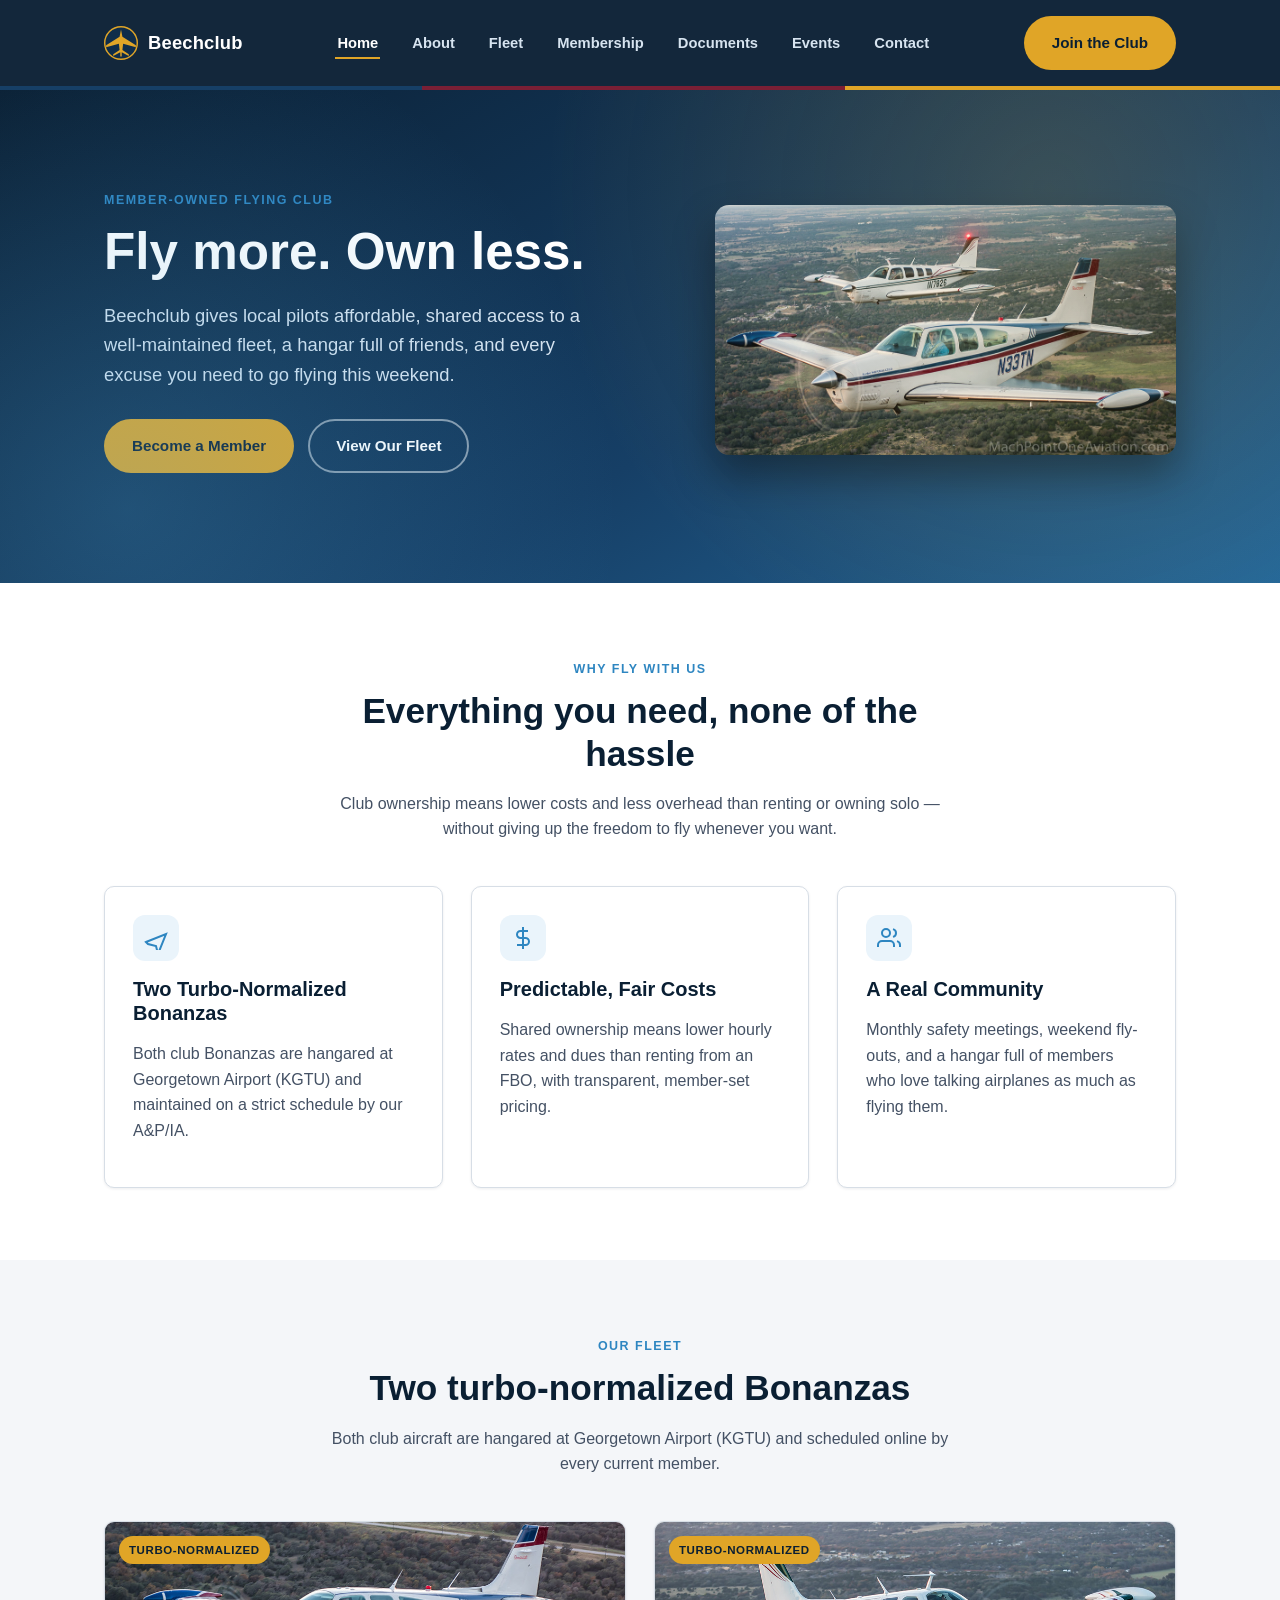
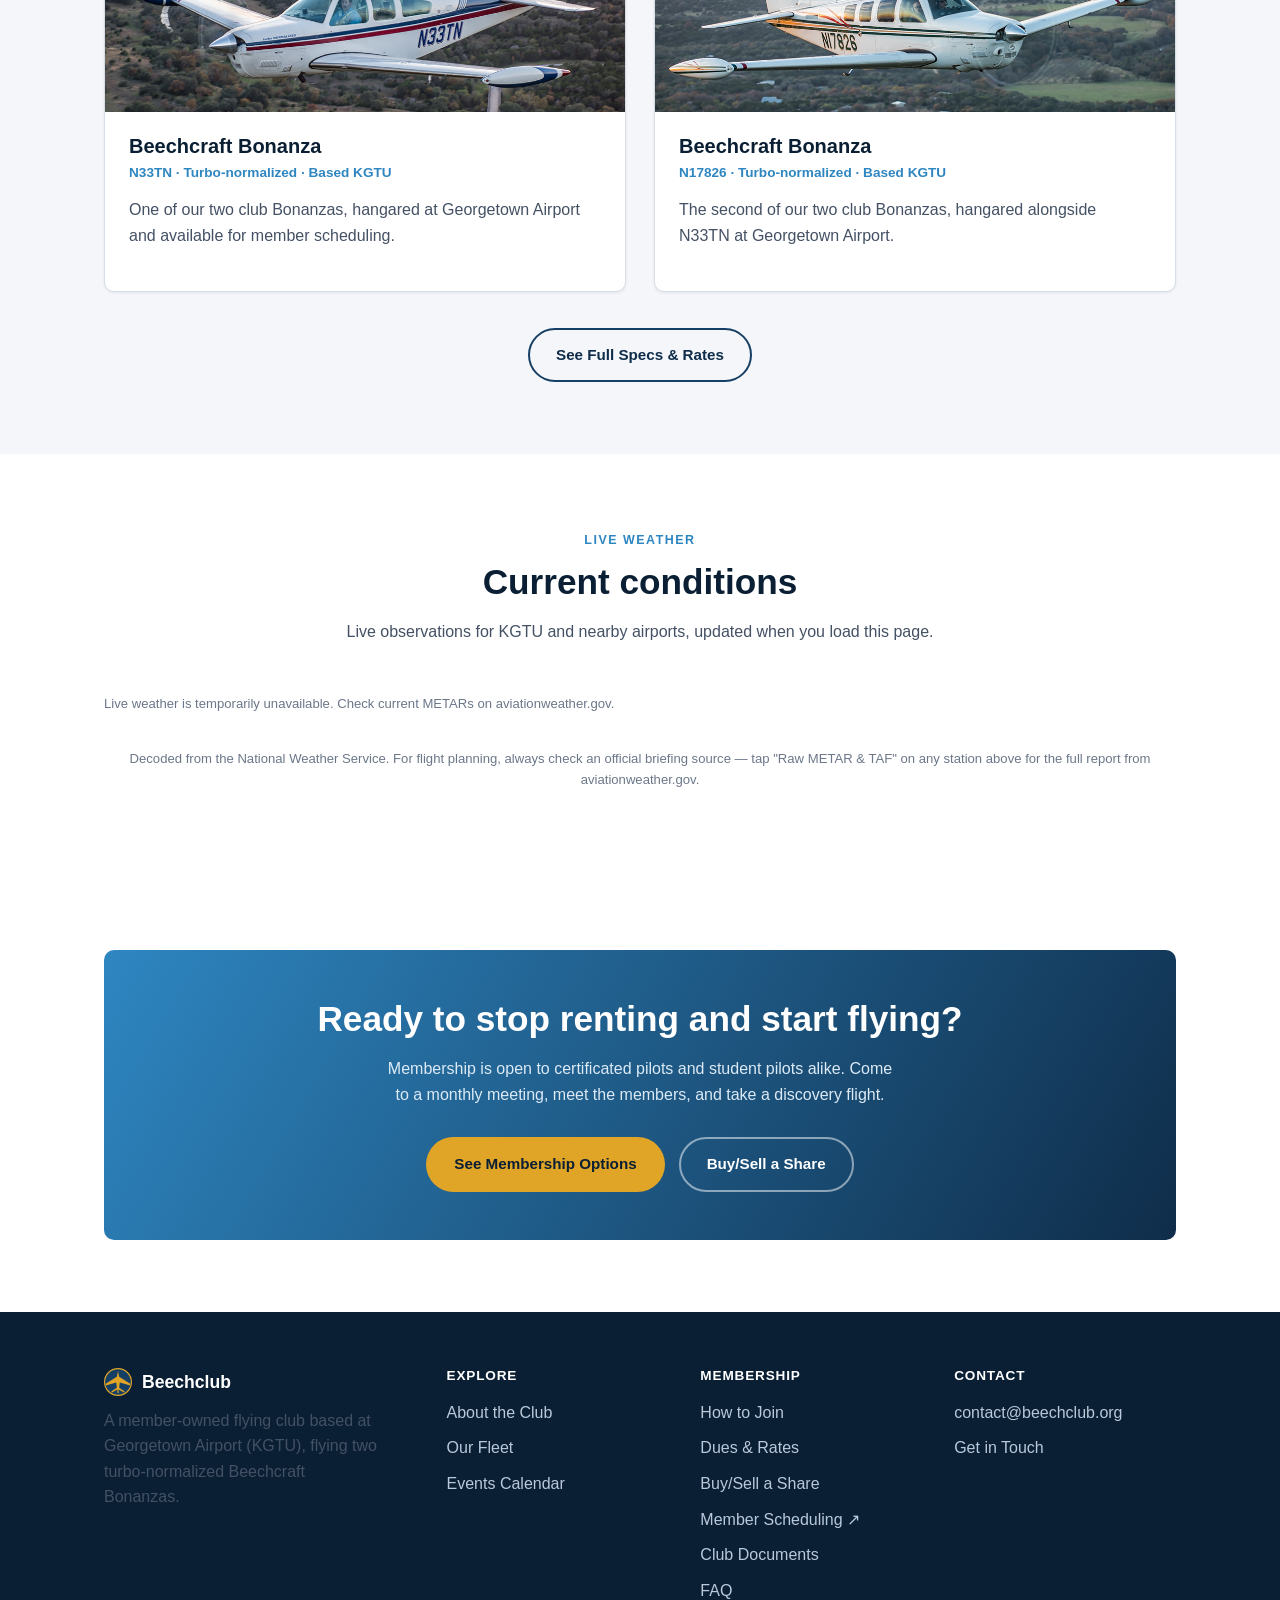
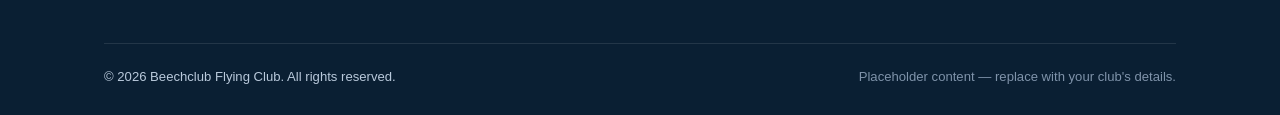
<file: index.html>
<!doctype html>
<html lang="en">
<head>
<meta charset="UTF-8">
<meta name="viewport" content="width=device-width, initial-scale=1.0">
<title>Beechclub Flying Club — Fly More. Own Less.</title>
<meta name="description" content="Beechclub is a member-owned flying club offering affordable access to a well-maintained aircraft fleet, flight training, and a community of pilots.">
<link rel="icon" href="assets/favicon.svg" type="image/svg+xml">
<link rel="stylesheet" href="styles.css">
</head>
<body>

<header class="site-header">
  <nav class="nav">
    <a href="index.html" class="brand">
      <svg class="brand-mark" viewBox="0 0 48 48" fill="none" xmlns="http://www.w3.org/2000/svg">
        <circle cx="24" cy="24" r="23" fill="#0f2d4a" stroke="#e0a527" stroke-width="2"/>
        <path fill="#e0a527" d="M24,5 L26,15 L45,27 L45,30 L27,25 L26,34 L35,40 L35,42.5 L25,37 L25,43 L23,43 L23,37 L13,42.5 L13,40 L22,34 L21,25 L3,30 L3,27 L22,15 Z"/>
      </svg>
      Beechclub
    </a>
    <button class="nav-toggle" aria-label="Toggle navigation" aria-expanded="false">&#9776;</button>
    <ul class="nav-links">
      <li><a href="index.html" aria-current="page">Home</a></li>
      <li><a href="about.html">About</a></li>
      <li><a href="fleet.html">Fleet</a></li>
      <li><a href="membership.html">Membership</a></li>
      <li><a href="documents.html">Documents</a></li>
      <li><a href="events.html">Events</a></li>
      <li><a href="contact.html">Contact</a></li>
      <li class="nav-cta-mobile"><a href="membership.html" class="btn btn-primary">Join the Club</a></li>
    </ul>
    <div class="nav-cta">
      <a href="membership.html" class="btn btn-primary">Join the Club</a>
    </div>
  </nav>
</header>

<section class="hero">
  <div class="container hero-inner">
    <div>
      <span class="eyebrow">Member-Owned Flying Club</span>
      <h1>Fly more. Own less.</h1>
      <p class="lead">Beechclub gives local pilots affordable, shared access to a well-maintained fleet, a hangar full of friends, and every excuse you need to go flying this weekend.</p>
      <div class="hero-actions">
        <a href="membership.html" class="btn btn-primary">Become a Member</a>
        <a href="fleet.html" class="btn btn-outline">View Our Fleet</a>
      </div>
    </div>
    <div class="hero-art">
      <img src="assets/photos/formation-n33tn-n17826.jpg" alt="Beechclub's two turbo-normalized Bonanzas, N33TN and N17826, flying in formation over the Texas Hill Country" style="border-radius: 14px; box-shadow: 0 20px 40px rgba(0,0,0,0.4);">
    </div>
  </div>
</section>

<section class="section">
  <div class="container">
    <div class="section-head">
      <span class="eyebrow">Why Fly With Us</span>
      <h2>Everything you need, none of the hassle</h2>
      <p>Club ownership means lower costs and less overhead than renting or owning solo — without giving up the freedom to fly whenever you want.</p>
    </div>
    <div class="grid grid-3">
      <div class="card">
        <div class="card-icon">
          <svg viewBox="0 0 24 24" fill="none" stroke="currentColor" stroke-width="2"><path d="M2 16l20-8-8 20-2-8-8-2z"/></svg>
        </div>
        <h3>Two Turbo-Normalized Bonanzas</h3>
        <p>Both club Bonanzas are hangared at Georgetown Airport (KGTU) and maintained on a strict schedule by our A&amp;P/IA.</p>
      </div>
      <div class="card">
        <div class="card-icon">
          <svg viewBox="0 0 24 24" fill="none" stroke="currentColor" stroke-width="2"><path d="M12 1v22M17 5H9.5a3.5 3.5 0 000 7h5a3.5 3.5 0 010 7H6"/></svg>
        </div>
        <h3>Predictable, Fair Costs</h3>
        <p>Shared ownership means lower hourly rates and dues than renting from an FBO, with transparent, member-set pricing.</p>
      </div>
      <div class="card">
        <div class="card-icon">
          <svg viewBox="0 0 24 24" fill="none" stroke="currentColor" stroke-width="2"><path d="M17 21v-2a4 4 0 00-4-4H5a4 4 0 00-4 4v2M9 11a4 4 0 100-8 4 4 0 000 8zM23 21v-2a4 4 0 00-3-3.87M16 3.13a4 4 0 010 7.75"/></svg>
        </div>
        <h3>A Real Community</h3>
        <p>Monthly safety meetings, weekend fly-outs, and a hangar full of members who love talking airplanes as much as flying them.</p>
      </div>
    </div>
  </div>
</section>

<section class="section section--alt">
  <div class="container">
    <div class="section-head">
      <span class="eyebrow">Our Fleet</span>
      <h2>Two turbo-normalized Bonanzas</h2>
      <p>Both club aircraft are hangared at Georgetown Airport (KGTU) and scheduled online by every current member.</p>
    </div>
    <div class="grid grid-2">
      <div class="plane-card">
        <div class="plane-media">
          <span class="plane-tag">Turbo-Normalized</span>
          <img src="assets/photos/n33tn-flying.jpg" alt="Beechcraft Bonanza N33TN in flight" style="width:100%; height:100%; object-fit:cover;">
        </div>
        <div class="plane-body">
          <h3>Beechcraft Bonanza</h3>
          <div class="plane-reg">N33TN · Turbo-normalized · Based KGTU</div>
          <p>One of our two club Bonanzas, hangared at Georgetown Airport and available for member scheduling.</p>
        </div>
      </div>
      <div class="plane-card">
        <div class="plane-media">
          <span class="plane-tag">Turbo-Normalized</span>
          <img src="assets/photos/n17826-flying.jpg" alt="Beechcraft Bonanza N17826 in flight" style="width:100%; height:100%; object-fit:cover;">
        </div>
        <div class="plane-body">
          <h3>Beechcraft Bonanza</h3>
          <div class="plane-reg">N17826 · Turbo-normalized · Based KGTU</div>
          <p>The second of our two club Bonanzas, hangared alongside N33TN at Georgetown Airport.</p>
        </div>
      </div>
    </div>
    <div class="text-center" style="margin-top: 36px;">
      <a href="fleet.html" class="btn btn-outline-navy">See Full Specs &amp; Rates</a>
    </div>
  </div>
</section>

<section class="section" id="weather">
  <div class="container">
    <div class="section-head">
      <span class="eyebrow">Live Weather</span>
      <h2>Current conditions</h2>
      <p>Live observations for KGTU and nearby airports, updated when you load this page.</p>
    </div>
    <div class="metar-grid" id="metar-grid">
      <p class="form-note text-center">Loading current conditions…</p>
    </div>
    <p class="form-note text-center" style="margin-top: 18px;">
      Decoded from the National Weather Service. For flight planning, always check an official briefing source — tap "Raw METAR &amp; TAF" on any station above for the full report from <a href="https://aviationweather.gov/" target="_blank" rel="noopener">aviationweather.gov</a>.
    </p>
  </div>
</section>

<section class="section">
  <div class="container">
    <div class="cta-band">
      <h2>Ready to stop renting and start flying?</h2>
      <p>Membership is open to certificated pilots and student pilots alike. Come to a monthly meeting, meet the members, and take a discovery flight.</p>
      <div class="hero-actions" style="justify-content:center;">
        <a href="membership.html" class="btn btn-primary">See Membership Options</a>
        <a href="membership.html#shares" class="btn btn-outline">Buy/Sell a Share</a>
      </div>
    </div>
  </div>
</section>

<footer class="site-footer">
  <div class="container">
    <div class="footer-grid">
      <div>
        <div class="footer-brand">
          <svg viewBox="0 0 48 48" fill="none" xmlns="http://www.w3.org/2000/svg">
            <circle cx="24" cy="24" r="23" fill="#163f66" stroke="#e0a527" stroke-width="2"/>
            <path fill="#e0a527" d="M24,5 L26,15 L45,27 L45,30 L27,25 L26,34 L35,40 L35,42.5 L25,37 L25,43 L23,43 L23,37 L13,42.5 L13,40 L22,34 L21,25 L3,30 L3,27 L22,15 Z"/>
          </svg>
          Beechclub
        </div>
        <p style="max-width: 280px;">A member-owned flying club based at Georgetown Airport (KGTU), flying two turbo-normalized Beechcraft Bonanzas.</p>
      </div>
      <div>
        <h4>Explore</h4>
        <ul>
          <li><a href="about.html">About the Club</a></li>
          <li><a href="fleet.html">Our Fleet</a></li>
          <li><a href="events.html">Events Calendar</a></li>
        </ul>
      </div>
      <div>
        <h4>Membership</h4>
        <ul>
          <li><a href="membership.html">How to Join</a></li>
          <li><a href="membership.html#dues">Dues &amp; Rates</a></li>
          <li><a href="membership.html#shares">Buy/Sell a Share</a></li>
          <li><a href="https://www.aircraftclubs.com/" target="_blank" rel="noopener">Member Scheduling ↗</a></li>
          <li><a href="documents.html">Club Documents</a></li>
          <li><a href="membership.html#faq">FAQ</a></li>
        </ul>
      </div>
      <div>
        <h4>Contact</h4>
        <ul>
          <li><a href="mailto:contact@beechclub.org">contact@beechclub.org</a></li>
          <li><a href="contact.html">Get in Touch</a></li>
        </ul>
      </div>
    </div>
    <div class="footer-bottom">
      <span>&copy; 2026 Beechclub Flying Club. All rights reserved.</span>
      <span class="footer-note">Placeholder content — replace with your club's details.</span>
    </div>
  </div>
</footer>

<script src="script.js"></script>
</body>
</html>
</file>
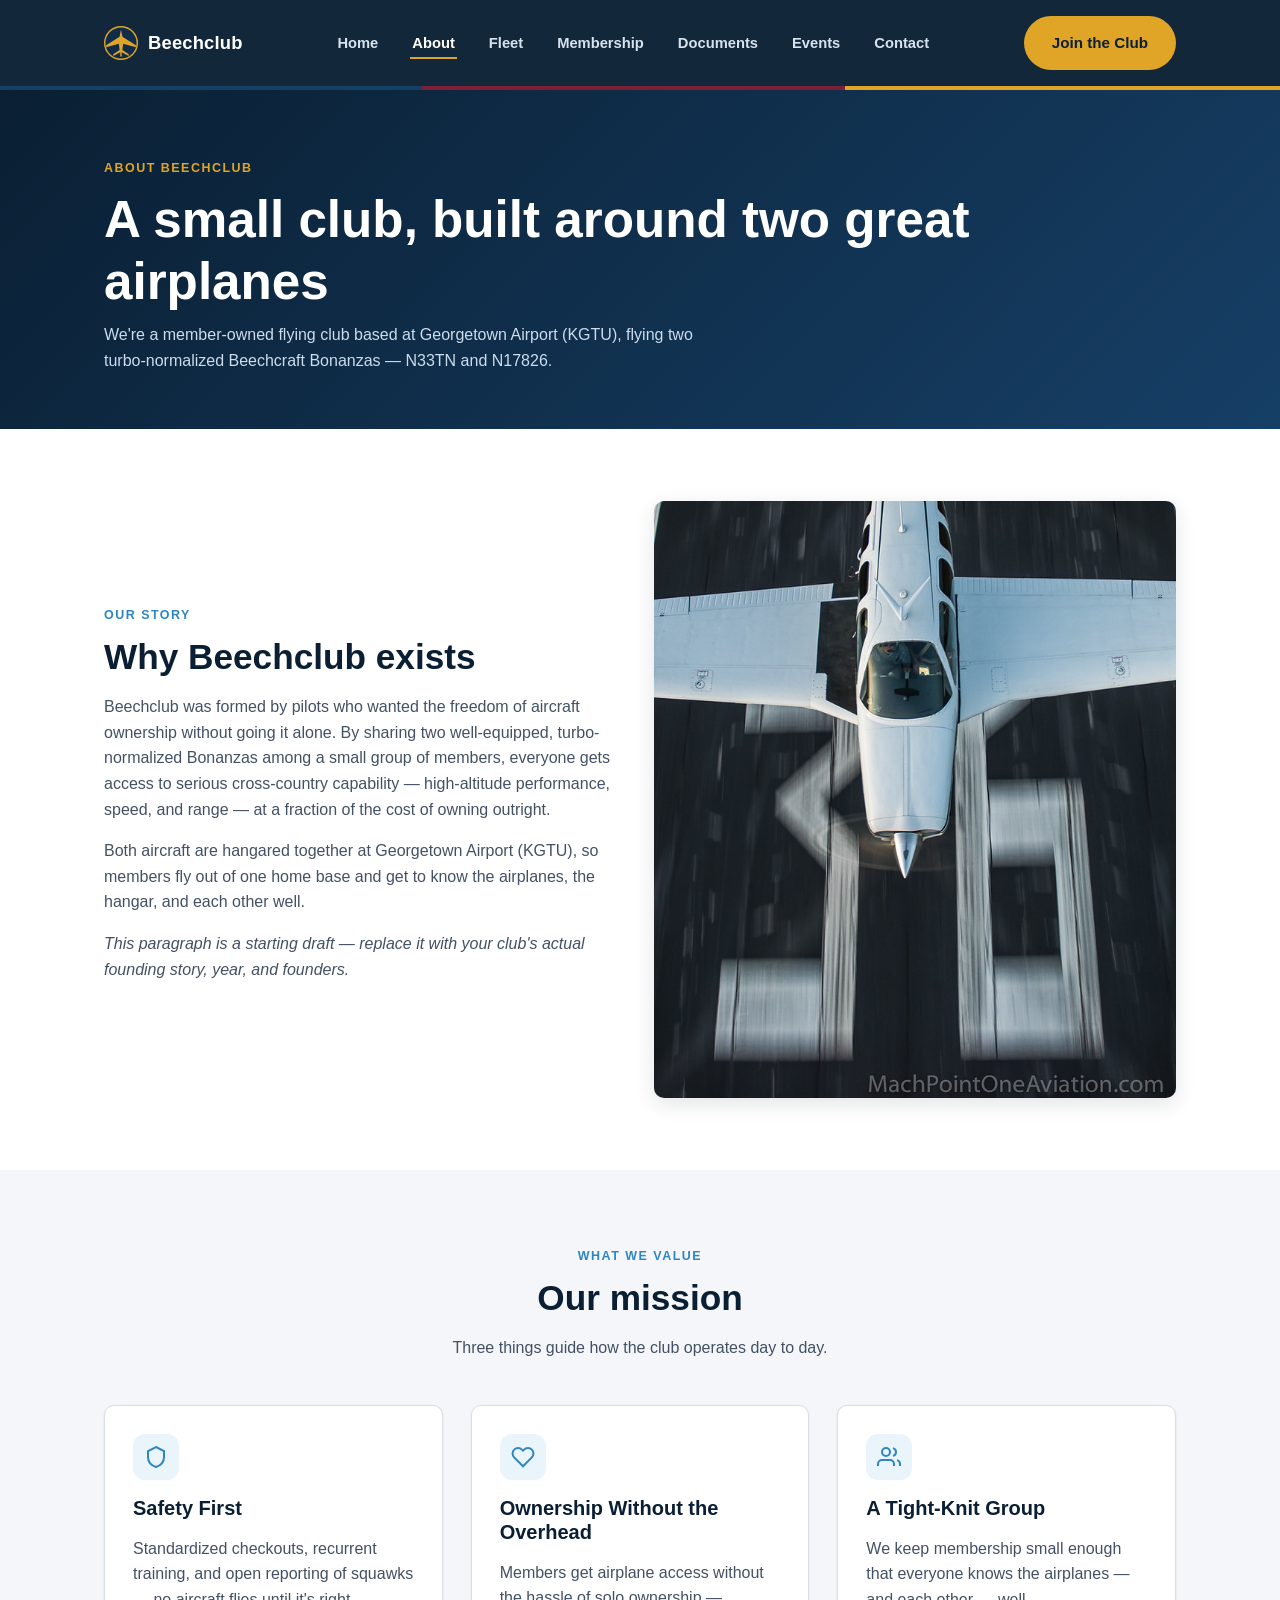
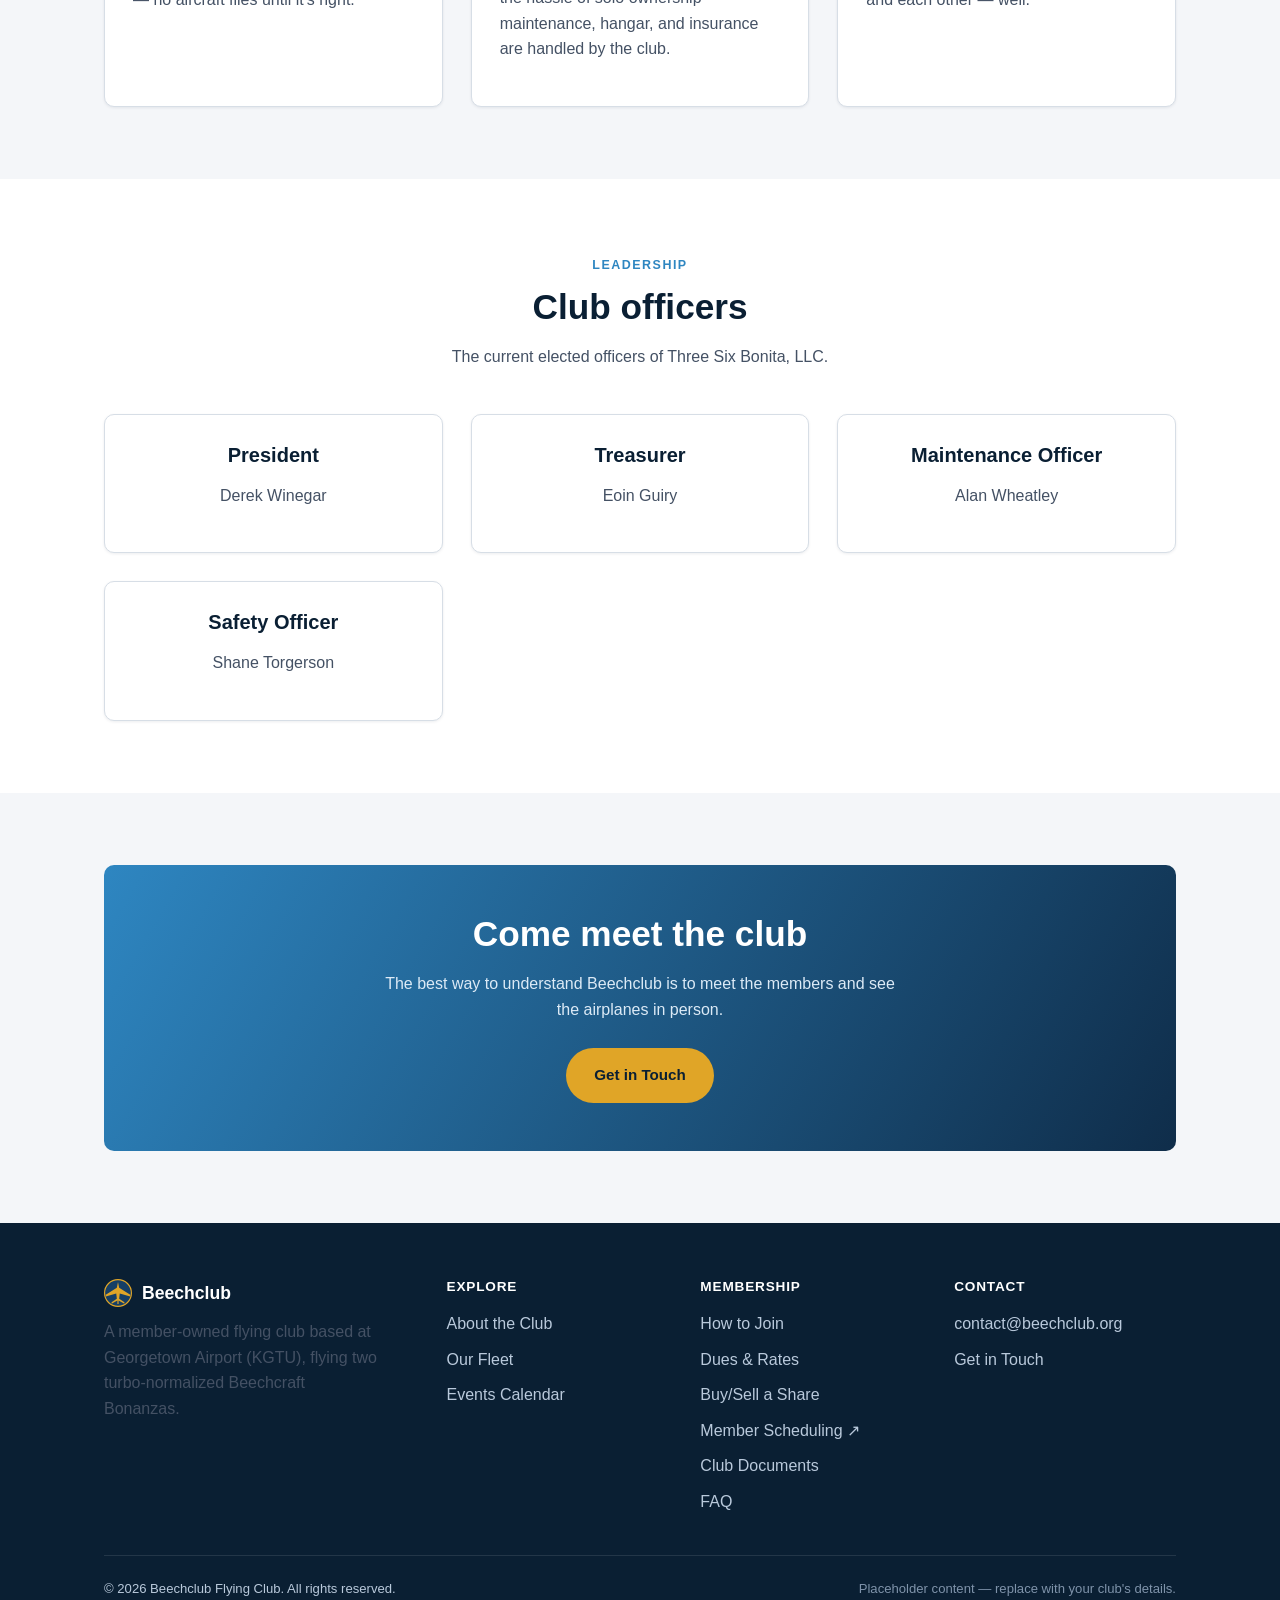
<file: about.html>
<!doctype html>
<html lang="en">
<head>
<meta charset="UTF-8">
<meta name="viewport" content="width=device-width, initial-scale=1.0">
<title>About Us — Beechclub Flying Club</title>
<meta name="description" content="Beechclub is a member-owned flying club based at Georgetown Airport (KGTU), flying two turbo-normalized Beechcraft Bonanzas.">
<link rel="icon" href="assets/favicon.svg" type="image/svg+xml">
<link rel="stylesheet" href="styles.css">
</head>
<body>

<header class="site-header">
  <nav class="nav">
    <a href="index.html" class="brand">
      <svg class="brand-mark" viewBox="0 0 48 48" fill="none" xmlns="http://www.w3.org/2000/svg">
        <circle cx="24" cy="24" r="23" fill="#0f2d4a" stroke="#e0a527" stroke-width="2"/>
        <path fill="#e0a527" d="M24,5 L26,15 L45,27 L45,30 L27,25 L26,34 L35,40 L35,42.5 L25,37 L25,43 L23,43 L23,37 L13,42.5 L13,40 L22,34 L21,25 L3,30 L3,27 L22,15 Z"/>
      </svg>
      Beechclub
    </a>
    <button class="nav-toggle" aria-label="Toggle navigation" aria-expanded="false">&#9776;</button>
    <ul class="nav-links">
      <li><a href="index.html">Home</a></li>
      <li><a href="about.html" aria-current="page">About</a></li>
      <li><a href="fleet.html">Fleet</a></li>
      <li><a href="membership.html">Membership</a></li>
      <li><a href="documents.html">Documents</a></li>
      <li><a href="events.html">Events</a></li>
      <li><a href="contact.html">Contact</a></li>
      <li class="nav-cta-mobile"><a href="membership.html" class="btn btn-primary">Join the Club</a></li>
    </ul>
    <div class="nav-cta">
      <a href="membership.html" class="btn btn-primary">Join the Club</a>
    </div>
  </nav>
</header>

<header class="page-header">
  <div class="container">
    <span class="eyebrow">About Beechclub</span>
    <h1>A small club, built around two great airplanes</h1>
    <p>We're a member-owned flying club based at Georgetown Airport (KGTU), flying two turbo-normalized Beechcraft Bonanzas — N33TN and N17826.</p>
  </div>
</header>

<section class="section">
  <div class="container">
    <div class="grid grid-2" style="align-items:center;">
      <div>
        <span class="eyebrow">Our Story</span>
        <h2>Why Beechclub exists</h2>
        <p>Beechclub was formed by pilots who wanted the freedom of aircraft ownership without going it alone. By sharing two well-equipped, turbo-normalized Bonanzas among a small group of members, everyone gets access to serious cross-country capability — high-altitude performance, speed, and range — at a fraction of the cost of owning outright.</p>
        <p>Both aircraft are hangared together at Georgetown Airport (KGTU), so members fly out of one home base and get to know the airplanes, the hangar, and each other well.</p>
        <p><em>This paragraph is a starting draft — replace it with your club's actual founding story, year, and founders.</em></p>
      </div>
      <div>
        <img src="assets/photos/overhead-departure.jpg" alt="Beechclub Bonanza departing Georgetown Airport (KGTU)" style="border-radius: var(--radius); box-shadow: var(--shadow-md);">
      </div>
    </div>
  </div>
</section>

<section class="section section--alt">
  <div class="container">
    <div class="section-head">
      <span class="eyebrow">What We Value</span>
      <h2>Our mission</h2>
      <p>Three things guide how the club operates day to day.</p>
    </div>
    <div class="grid grid-3">
      <div class="card">
        <div class="card-icon">
          <svg viewBox="0 0 24 24" fill="none" stroke="currentColor" stroke-width="2"><path d="M12 2l8 4v6c0 5-3.5 8.5-8 10-4.5-1.5-8-5-8-10V6l8-4z"/></svg>
        </div>
        <h3>Safety First</h3>
        <p>Standardized checkouts, recurrent training, and open reporting of squawks — no aircraft flies until it's right.</p>
      </div>
      <div class="card">
        <div class="card-icon">
          <svg viewBox="0 0 24 24" fill="none" stroke="currentColor" stroke-width="2"><path d="M20.84 4.61a5.5 5.5 0 00-7.78 0L12 5.67l-1.06-1.06a5.5 5.5 0 10-7.78 7.78L12 21.23l8.84-8.84a5.5 5.5 0 000-7.78z"/></svg>
        </div>
        <h3>Ownership Without the Overhead</h3>
        <p>Members get airplane access without the hassle of solo ownership — maintenance, hangar, and insurance are handled by the club.</p>
      </div>
      <div class="card">
        <div class="card-icon">
          <svg viewBox="0 0 24 24" fill="none" stroke="currentColor" stroke-width="2"><path d="M17 21v-2a4 4 0 00-4-4H5a4 4 0 00-4 4v2M9 11a4 4 0 100-8 4 4 0 000 8zM23 21v-2a4 4 0 00-3-3.87M16 3.13a4 4 0 010 7.75"/></svg>
        </div>
        <h3>A Tight-Knit Group</h3>
        <p>We keep membership small enough that everyone knows the airplanes — and each other — well.</p>
      </div>
    </div>
  </div>
</section>

<section class="section">
  <div class="container">
    <div class="section-head">
      <span class="eyebrow">Leadership</span>
      <h2>Club officers</h2>
      <p>The current elected officers of Three Six Bonita, LLC.</p>
    </div>
    <div class="grid grid-3">
      <div class="card text-center">
        <h3>President</h3>
        <p>Derek Winegar</p>
      </div>
      <div class="card text-center">
        <h3>Treasurer</h3>
        <p>Eoin Guiry</p>
      </div>
      <div class="card text-center">
        <h3>Maintenance Officer</h3>
        <p>Alan Wheatley</p>
      </div>
      <div class="card text-center">
        <h3>Safety Officer</h3>
        <p>Shane Torgerson</p>
      </div>
    </div>
  </div>
</section>

<section class="section section--alt">
  <div class="container">
    <div class="cta-band">
      <h2>Come meet the club</h2>
      <p>The best way to understand Beechclub is to meet the members and see the airplanes in person.</p>
      <a href="contact.html" class="btn btn-primary">Get in Touch</a>
    </div>
  </div>
</section>

<footer class="site-footer">
  <div class="container">
    <div class="footer-grid">
      <div>
        <div class="footer-brand">
          <svg viewBox="0 0 48 48" fill="none" xmlns="http://www.w3.org/2000/svg">
            <circle cx="24" cy="24" r="23" fill="#163f66" stroke="#e0a527" stroke-width="2"/>
            <path fill="#e0a527" d="M24,5 L26,15 L45,27 L45,30 L27,25 L26,34 L35,40 L35,42.5 L25,37 L25,43 L23,43 L23,37 L13,42.5 L13,40 L22,34 L21,25 L3,30 L3,27 L22,15 Z"/>
          </svg>
          Beechclub
        </div>
        <p style="max-width: 280px;">A member-owned flying club based at Georgetown Airport (KGTU), flying two turbo-normalized Beechcraft Bonanzas.</p>
      </div>
      <div>
        <h4>Explore</h4>
        <ul>
          <li><a href="about.html">About the Club</a></li>
          <li><a href="fleet.html">Our Fleet</a></li>
          <li><a href="events.html">Events Calendar</a></li>
        </ul>
      </div>
      <div>
        <h4>Membership</h4>
        <ul>
          <li><a href="membership.html">How to Join</a></li>
          <li><a href="membership.html#dues">Dues &amp; Rates</a></li>
          <li><a href="membership.html#shares">Buy/Sell a Share</a></li>
          <li><a href="https://www.aircraftclubs.com/" target="_blank" rel="noopener">Member Scheduling ↗</a></li>
          <li><a href="documents.html">Club Documents</a></li>
          <li><a href="membership.html#faq">FAQ</a></li>
        </ul>
      </div>
      <div>
        <h4>Contact</h4>
        <ul>
          <li><a href="mailto:contact@beechclub.org">contact@beechclub.org</a></li>
          <li><a href="contact.html">Get in Touch</a></li>
        </ul>
      </div>
    </div>
    <div class="footer-bottom">
      <span>&copy; 2026 Beechclub Flying Club. All rights reserved.</span>
      <span class="footer-note">Placeholder content — replace with your club's details.</span>
    </div>
  </div>
</footer>

<script src="script.js"></script>
</body>
</html>
</file>
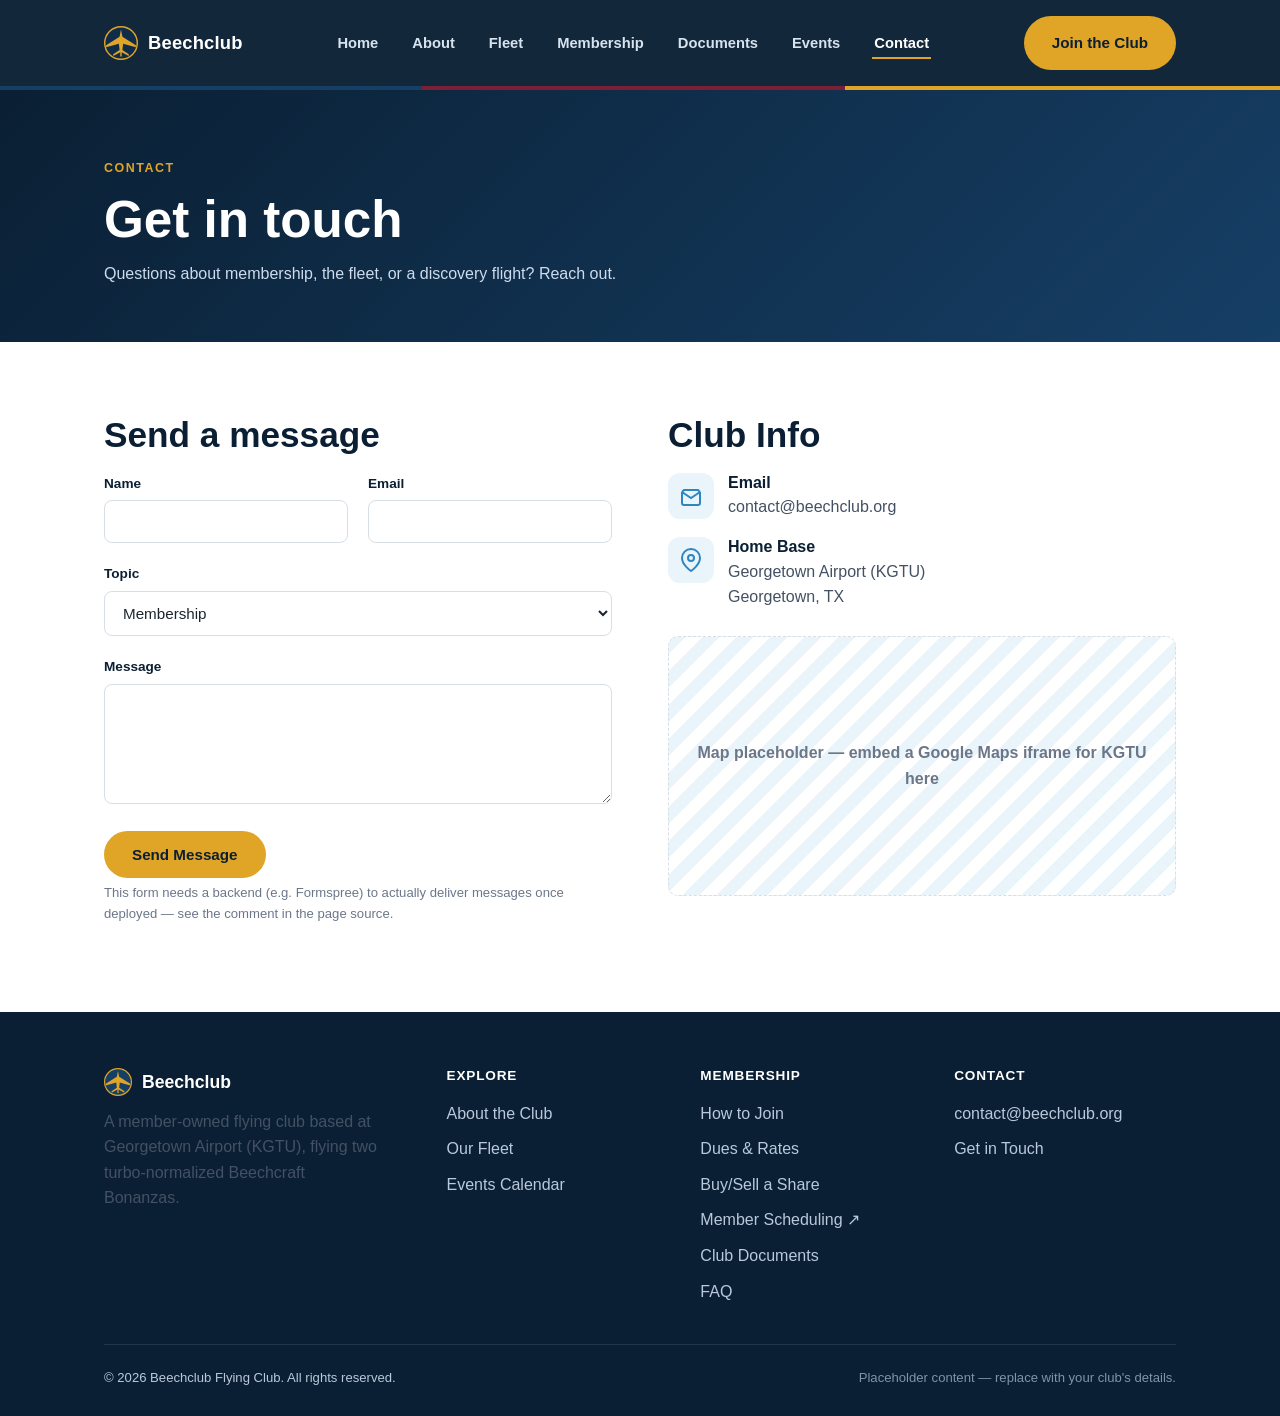
<file: contact.html>
<!doctype html>
<html lang="en">
<head>
<meta charset="UTF-8">
<meta name="viewport" content="width=device-width, initial-scale=1.0">
<title>Contact — Beechclub Flying Club</title>
<meta name="description" content="Get in touch with Beechclub Flying Club, based at Georgetown Airport (KGTU).">
<link rel="icon" href="assets/favicon.svg" type="image/svg+xml">
<link rel="stylesheet" href="styles.css">
</head>
<body>

<header class="site-header">
  <nav class="nav">
    <a href="index.html" class="brand">
      <svg class="brand-mark" viewBox="0 0 48 48" fill="none" xmlns="http://www.w3.org/2000/svg">
        <circle cx="24" cy="24" r="23" fill="#0f2d4a" stroke="#e0a527" stroke-width="2"/>
        <path fill="#e0a527" d="M24,5 L26,15 L45,27 L45,30 L27,25 L26,34 L35,40 L35,42.5 L25,37 L25,43 L23,43 L23,37 L13,42.5 L13,40 L22,34 L21,25 L3,30 L3,27 L22,15 Z"/>
      </svg>
      Beechclub
    </a>
    <button class="nav-toggle" aria-label="Toggle navigation" aria-expanded="false">&#9776;</button>
    <ul class="nav-links">
      <li><a href="index.html">Home</a></li>
      <li><a href="about.html">About</a></li>
      <li><a href="fleet.html">Fleet</a></li>
      <li><a href="membership.html">Membership</a></li>
      <li><a href="documents.html">Documents</a></li>
      <li><a href="events.html">Events</a></li>
      <li><a href="contact.html" aria-current="page">Contact</a></li>
      <li class="nav-cta-mobile"><a href="membership.html" class="btn btn-primary">Join the Club</a></li>
    </ul>
    <div class="nav-cta">
      <a href="membership.html" class="btn btn-primary">Join the Club</a>
    </div>
  </nav>
</header>

<header class="page-header">
  <div class="container">
    <span class="eyebrow">Contact</span>
    <h1>Get in touch</h1>
    <p>Questions about membership, the fleet, or a discovery flight? Reach out.</p>
  </div>
</header>

<section class="section">
  <div class="container">
    <div class="grid grid-2" style="gap:56px; align-items:start;">

      <div>
        <h2>Send a message</h2>
        <div id="form-success" class="form-success">Thanks — your message has been noted. We'll get back to you soon.</div>

        <!-- This static form needs a form backend since GitHub Pages can't
             process submissions server-side. Sign up for a free plan at
             https://formspree.io (or similar) and replace the action URL
             below with your own endpoint. -->
        <form id="contact-form" action="https://formspree.io/f/your-form-id" method="POST">
          <div class="form-grid">
            <div>
              <label for="name">Name</label>
              <input type="text" id="name" name="name" required>
            </div>
            <div>
              <label for="email">Email</label>
              <input type="email" id="email" name="email" required>
            </div>
            <div class="full">
              <label for="topic">Topic</label>
              <select id="topic" name="topic">
                <option>Membership</option>
                <option>Fleet / Aircraft Questions</option>
                <option>Discovery Flight</option>
                <option>Other</option>
              </select>
            </div>
            <div class="full">
              <label for="message">Message</label>
              <textarea id="message" name="message" required></textarea>
            </div>
            <div class="full">
              <button type="submit" class="btn btn-primary">Send Message</button>
              <p class="form-note">This form needs a backend (e.g. Formspree) to actually deliver messages once deployed — see the comment in the page source.</p>
            </div>
          </div>
        </form>
      </div>

      <div>
        <h2>Club Info</h2>
        <div class="info-list">
          <div class="info-item">
            <div class="card-icon">
              <svg viewBox="0 0 24 24" fill="none" stroke="currentColor" stroke-width="2"><path d="M4 4h16v16H4z" opacity="0"/><path d="M21 8V19a2 2 0 01-2 2H5a2 2 0 01-2-2V8m18 0-9 6-9-6m18 0-2-2H5L3 8"/></svg>
            </div>
            <div>
              <h4>Email</h4>
              <p><a href="mailto:contact@beechclub.org">contact@beechclub.org</a></p>
            </div>
          </div>
          <div class="info-item">
            <div class="card-icon">
              <svg viewBox="0 0 24 24" fill="none" stroke="currentColor" stroke-width="2"><path d="M21 10c0 7-9 13-9 13s-9-6-9-13a9 9 0 0118 0z"/><circle cx="12" cy="10" r="3"/></svg>
            </div>
            <div>
              <h4>Home Base</h4>
              <p>Georgetown Airport (KGTU)<br>Georgetown, TX</p>
            </div>
          </div>
        </div>

        <div class="map-placeholder" style="margin-top: 26px;">
          Map placeholder — embed a Google Maps iframe for KGTU here
        </div>
      </div>

    </div>
  </div>
</section>

<footer class="site-footer">
  <div class="container">
    <div class="footer-grid">
      <div>
        <div class="footer-brand">
          <svg viewBox="0 0 48 48" fill="none" xmlns="http://www.w3.org/2000/svg">
            <circle cx="24" cy="24" r="23" fill="#163f66" stroke="#e0a527" stroke-width="2"/>
            <path fill="#e0a527" d="M24,5 L26,15 L45,27 L45,30 L27,25 L26,34 L35,40 L35,42.5 L25,37 L25,43 L23,43 L23,37 L13,42.5 L13,40 L22,34 L21,25 L3,30 L3,27 L22,15 Z"/>
          </svg>
          Beechclub
        </div>
        <p style="max-width: 280px;">A member-owned flying club based at Georgetown Airport (KGTU), flying two turbo-normalized Beechcraft Bonanzas.</p>
      </div>
      <div>
        <h4>Explore</h4>
        <ul>
          <li><a href="about.html">About the Club</a></li>
          <li><a href="fleet.html">Our Fleet</a></li>
          <li><a href="events.html">Events Calendar</a></li>
        </ul>
      </div>
      <div>
        <h4>Membership</h4>
        <ul>
          <li><a href="membership.html">How to Join</a></li>
          <li><a href="membership.html#dues">Dues &amp; Rates</a></li>
          <li><a href="membership.html#shares">Buy/Sell a Share</a></li>
          <li><a href="https://www.aircraftclubs.com/" target="_blank" rel="noopener">Member Scheduling ↗</a></li>
          <li><a href="documents.html">Club Documents</a></li>
          <li><a href="membership.html#faq">FAQ</a></li>
        </ul>
      </div>
      <div>
        <h4>Contact</h4>
        <ul>
          <li><a href="mailto:contact@beechclub.org">contact@beechclub.org</a></li>
          <li><a href="contact.html">Get in Touch</a></li>
        </ul>
      </div>
    </div>
    <div class="footer-bottom">
      <span>&copy; 2026 Beechclub Flying Club. All rights reserved.</span>
      <span class="footer-note">Placeholder content — replace with your club's details.</span>
    </div>
  </div>
</footer>

<script src="script.js"></script>
</body>
</html>
</file>
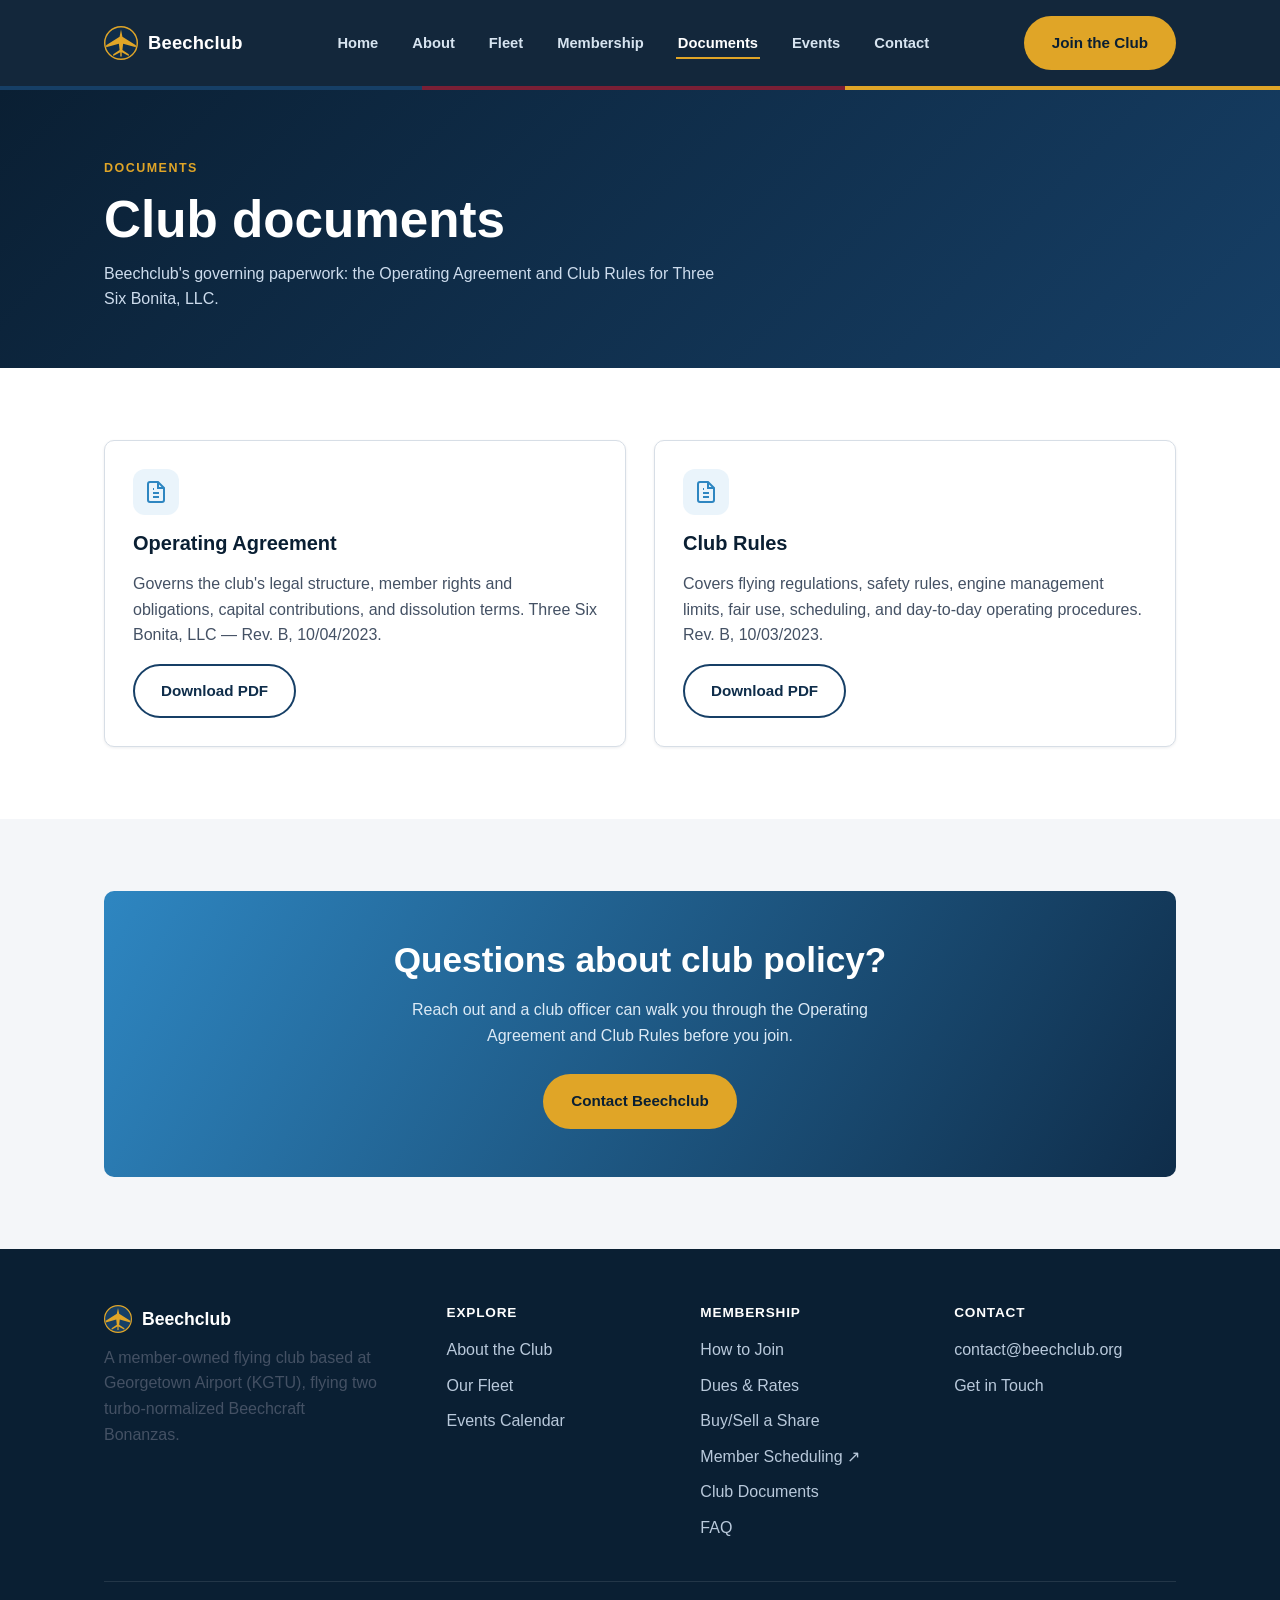
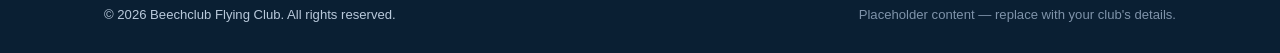
<file: documents.html>
<!doctype html>
<html lang="en">
<head>
<meta charset="UTF-8">
<meta name="viewport" content="width=device-width, initial-scale=1.0">
<title>Documents — Beechclub Flying Club</title>
<meta name="description" content="Beechclub's Operating Agreement and Club Rules — governing documents for the club and its members.">
<link rel="icon" href="assets/favicon.svg" type="image/svg+xml">
<link rel="stylesheet" href="styles.css">
</head>
<body>

<header class="site-header">
  <nav class="nav">
    <a href="index.html" class="brand">
      <svg class="brand-mark" viewBox="0 0 48 48" fill="none" xmlns="http://www.w3.org/2000/svg">
        <circle cx="24" cy="24" r="23" fill="#0f2d4a" stroke="#e0a527" stroke-width="2"/>
        <path fill="#e0a527" d="M24,5 L26,15 L45,27 L45,30 L27,25 L26,34 L35,40 L35,42.5 L25,37 L25,43 L23,43 L23,37 L13,42.5 L13,40 L22,34 L21,25 L3,30 L3,27 L22,15 Z"/>
      </svg>
      Beechclub
    </a>
    <button class="nav-toggle" aria-label="Toggle navigation" aria-expanded="false">&#9776;</button>
    <ul class="nav-links">
      <li><a href="index.html">Home</a></li>
      <li><a href="about.html">About</a></li>
      <li><a href="fleet.html">Fleet</a></li>
      <li><a href="membership.html">Membership</a></li>
      <li><a href="documents.html" aria-current="page">Documents</a></li>
      <li><a href="events.html">Events</a></li>
      <li><a href="contact.html">Contact</a></li>
      <li class="nav-cta-mobile"><a href="membership.html" class="btn btn-primary">Join the Club</a></li>
    </ul>
    <div class="nav-cta">
      <a href="membership.html" class="btn btn-primary">Join the Club</a>
    </div>
  </nav>
</header>

<header class="page-header">
  <div class="container">
    <span class="eyebrow">Documents</span>
    <h1>Club documents</h1>
    <p>Beechclub's governing paperwork: the Operating Agreement and Club Rules for Three Six Bonita, LLC.</p>
  </div>
</header>

<section class="section">
  <div class="container">
    <div class="grid grid-2">
      <div class="card">
        <div class="card-icon">
          <svg viewBox="0 0 24 24" fill="none" stroke="currentColor" stroke-width="2"><path d="M14 2H6a2 2 0 00-2 2v16a2 2 0 002 2h12a2 2 0 002-2V8z"/><path d="M14 2v6h6M9 13h6M9 17h6M9 9h1"/></svg>
        </div>
        <h3>Operating Agreement</h3>
        <p>Governs the club's legal structure, member rights and obligations, capital contributions, and dissolution terms. Three Six Bonita, LLC — Rev. B, 10/04/2023.</p>
        <a href="assets/documents/operating-agreement.pdf" class="btn btn-outline-navy" target="_blank" rel="noopener">Download PDF</a>
      </div>
      <div class="card">
        <div class="card-icon">
          <svg viewBox="0 0 24 24" fill="none" stroke="currentColor" stroke-width="2"><path d="M14 2H6a2 2 0 00-2 2v16a2 2 0 002 2h12a2 2 0 002-2V8z"/><path d="M14 2v6h6M9 13h6M9 17h6M9 9h1"/></svg>
        </div>
        <h3>Club Rules</h3>
        <p>Covers flying regulations, safety rules, engine management limits, fair use, scheduling, and day-to-day operating procedures. Rev. B, 10/03/2023.</p>
        <a href="assets/documents/club-rules.pdf" class="btn btn-outline-navy" target="_blank" rel="noopener">Download PDF</a>
      </div>
    </div>
  </div>
</section>

<section class="section section--alt">
  <div class="container">
    <div class="cta-band">
      <h2>Questions about club policy?</h2>
      <p>Reach out and a club officer can walk you through the Operating Agreement and Club Rules before you join.</p>
      <a href="contact.html" class="btn btn-primary">Contact Beechclub</a>
    </div>
  </div>
</section>

<footer class="site-footer">
  <div class="container">
    <div class="footer-grid">
      <div>
        <div class="footer-brand">
          <svg viewBox="0 0 48 48" fill="none" xmlns="http://www.w3.org/2000/svg">
            <circle cx="24" cy="24" r="23" fill="#163f66" stroke="#e0a527" stroke-width="2"/>
            <path fill="#e0a527" d="M24,5 L26,15 L45,27 L45,30 L27,25 L26,34 L35,40 L35,42.5 L25,37 L25,43 L23,43 L23,37 L13,42.5 L13,40 L22,34 L21,25 L3,30 L3,27 L22,15 Z"/>
          </svg>
          Beechclub
        </div>
        <p style="max-width: 280px;">A member-owned flying club based at Georgetown Airport (KGTU), flying two turbo-normalized Beechcraft Bonanzas.</p>
      </div>
      <div>
        <h4>Explore</h4>
        <ul>
          <li><a href="about.html">About the Club</a></li>
          <li><a href="fleet.html">Our Fleet</a></li>
          <li><a href="events.html">Events Calendar</a></li>
        </ul>
      </div>
      <div>
        <h4>Membership</h4>
        <ul>
          <li><a href="membership.html">How to Join</a></li>
          <li><a href="membership.html#dues">Dues &amp; Rates</a></li>
          <li><a href="membership.html#shares">Buy/Sell a Share</a></li>
          <li><a href="https://www.aircraftclubs.com/" target="_blank" rel="noopener">Member Scheduling ↗</a></li>
          <li><a href="documents.html">Club Documents</a></li>
          <li><a href="membership.html#faq">FAQ</a></li>
        </ul>
      </div>
      <div>
        <h4>Contact</h4>
        <ul>
          <li><a href="mailto:contact@beechclub.org">contact@beechclub.org</a></li>
          <li><a href="contact.html">Get in Touch</a></li>
        </ul>
      </div>
    </div>
    <div class="footer-bottom">
      <span>&copy; 2026 Beechclub Flying Club. All rights reserved.</span>
      <span class="footer-note">Placeholder content — replace with your club's details.</span>
    </div>
  </div>
</footer>

<script src="script.js"></script>
</body>
</html>
</file>
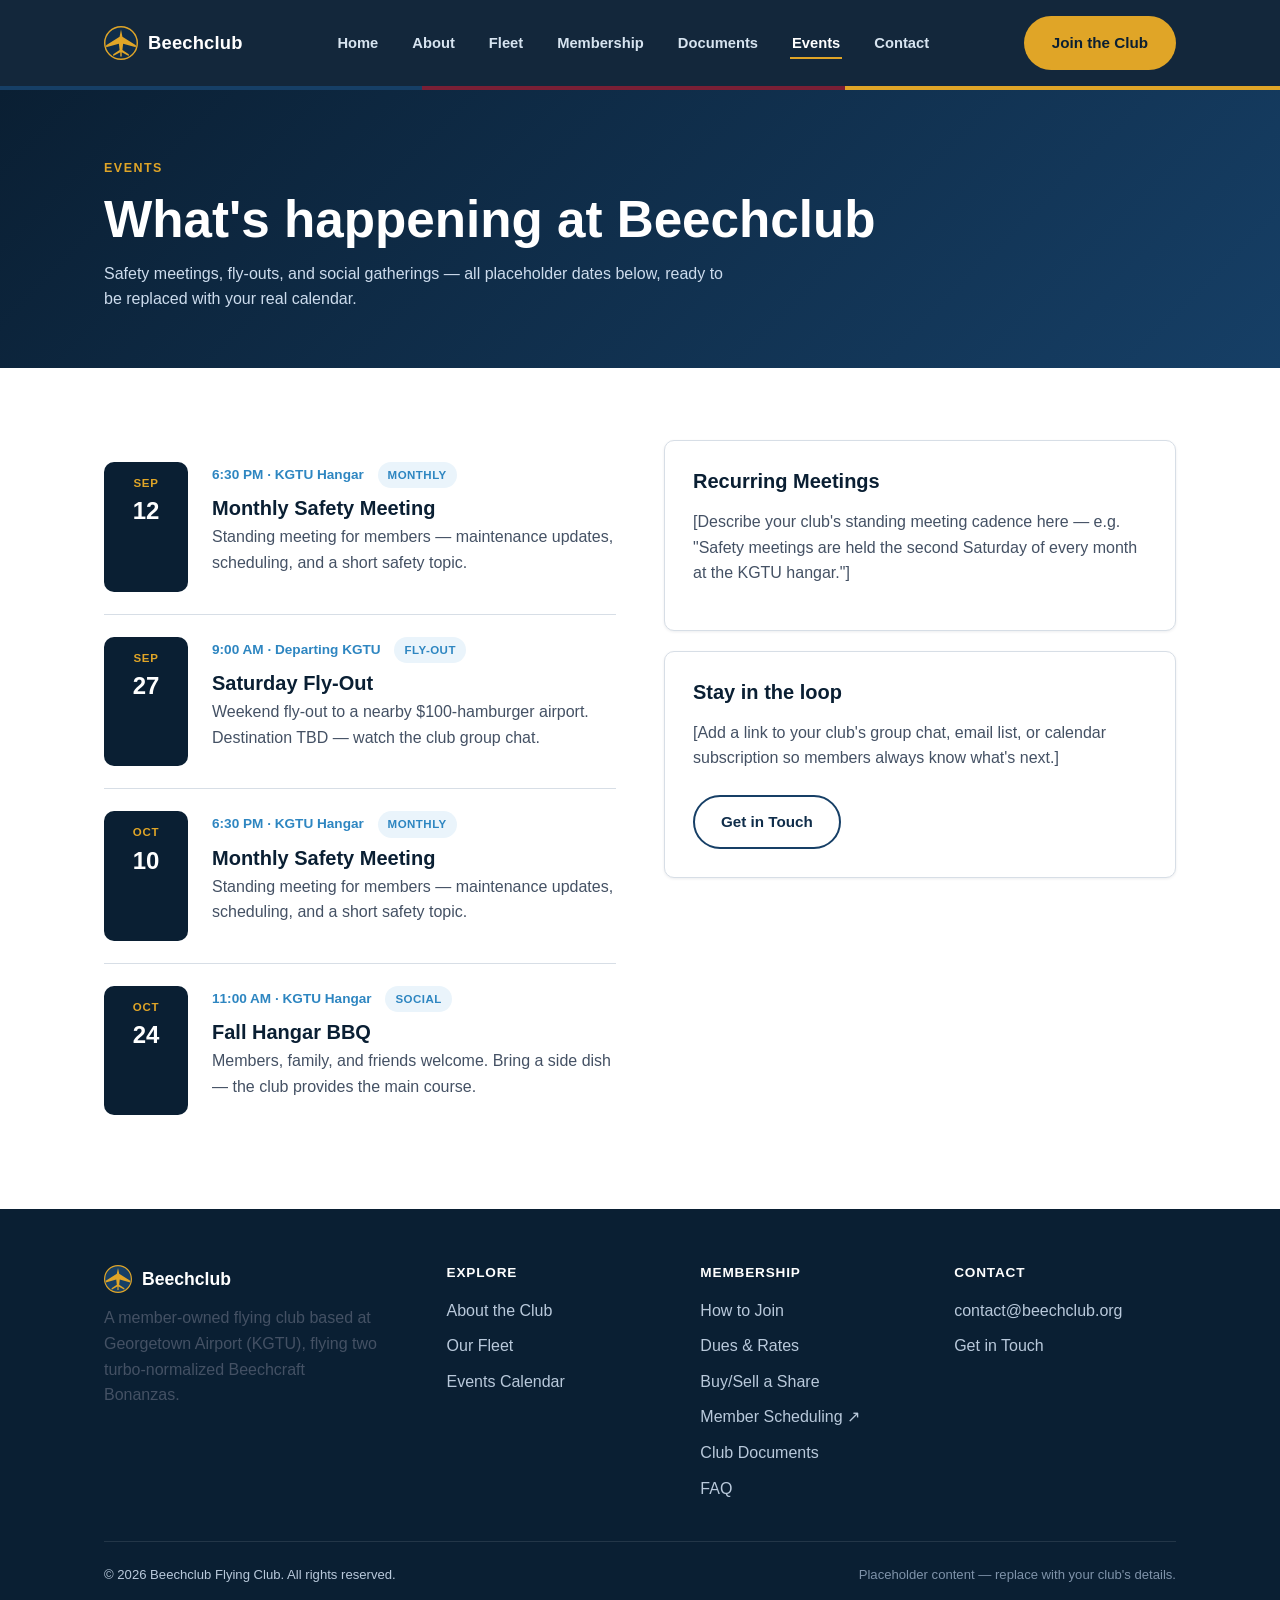
<file: events.html>
<!doctype html>
<html lang="en">
<head>
<meta charset="UTF-8">
<meta name="viewport" content="width=device-width, initial-scale=1.0">
<title>Events — Beechclub Flying Club</title>
<meta name="description" content="Upcoming Beechclub events: safety meetings, fly-outs, and social gatherings at Georgetown Airport (KGTU).">
<link rel="icon" href="assets/favicon.svg" type="image/svg+xml">
<link rel="stylesheet" href="styles.css">
</head>
<body>

<header class="site-header">
  <nav class="nav">
    <a href="index.html" class="brand">
      <svg class="brand-mark" viewBox="0 0 48 48" fill="none" xmlns="http://www.w3.org/2000/svg">
        <circle cx="24" cy="24" r="23" fill="#0f2d4a" stroke="#e0a527" stroke-width="2"/>
        <path fill="#e0a527" d="M24,5 L26,15 L45,27 L45,30 L27,25 L26,34 L35,40 L35,42.5 L25,37 L25,43 L23,43 L23,37 L13,42.5 L13,40 L22,34 L21,25 L3,30 L3,27 L22,15 Z"/>
      </svg>
      Beechclub
    </a>
    <button class="nav-toggle" aria-label="Toggle navigation" aria-expanded="false">&#9776;</button>
    <ul class="nav-links">
      <li><a href="index.html">Home</a></li>
      <li><a href="about.html">About</a></li>
      <li><a href="fleet.html">Fleet</a></li>
      <li><a href="membership.html">Membership</a></li>
      <li><a href="documents.html">Documents</a></li>
      <li><a href="events.html" aria-current="page">Events</a></li>
      <li><a href="contact.html">Contact</a></li>
      <li class="nav-cta-mobile"><a href="membership.html" class="btn btn-primary">Join the Club</a></li>
    </ul>
    <div class="nav-cta">
      <a href="membership.html" class="btn btn-primary">Join the Club</a>
    </div>
  </nav>
</header>

<header class="page-header">
  <div class="container">
    <span class="eyebrow">Events</span>
    <h1>What's happening at Beechclub</h1>
    <p>Safety meetings, fly-outs, and social gatherings — all placeholder dates below, ready to be replaced with your real calendar.</p>
  </div>
</header>

<section class="section">
  <div class="container">
    <div class="grid grid-2" style="align-items:start; gap:48px;">
      <div>
        <div class="event-row">
          <div class="event-date"><span class="month">Sep</span><span class="day">12</span></div>
          <div class="event-body">
            <div class="event-meta">6:30 PM · KGTU Hangar <span class="badge">Monthly</span></div>
            <h3>Monthly Safety Meeting</h3>
            <p>Standing meeting for members — maintenance updates, scheduling, and a short safety topic.</p>
          </div>
        </div>
        <div class="event-row">
          <div class="event-date"><span class="month">Sep</span><span class="day">27</span></div>
          <div class="event-body">
            <div class="event-meta">9:00 AM · Departing KGTU <span class="badge">Fly-Out</span></div>
            <h3>Saturday Fly-Out</h3>
            <p>Weekend fly-out to a nearby $100-hamburger airport. Destination TBD — watch the club group chat.</p>
          </div>
        </div>
        <div class="event-row">
          <div class="event-date"><span class="month">Oct</span><span class="day">10</span></div>
          <div class="event-body">
            <div class="event-meta">6:30 PM · KGTU Hangar <span class="badge">Monthly</span></div>
            <h3>Monthly Safety Meeting</h3>
            <p>Standing meeting for members — maintenance updates, scheduling, and a short safety topic.</p>
          </div>
        </div>
        <div class="event-row">
          <div class="event-date"><span class="month">Oct</span><span class="day">24</span></div>
          <div class="event-body">
            <div class="event-meta">11:00 AM · KGTU Hangar <span class="badge">Social</span></div>
            <h3>Fall Hangar BBQ</h3>
            <p>Members, family, and friends welcome. Bring a side dish — the club provides the main course.</p>
          </div>
        </div>
      </div>

      <div>
        <div class="card">
          <h3>Recurring Meetings</h3>
          <p>[Describe your club's standing meeting cadence here — e.g. "Safety meetings are held the second Saturday of every month at the KGTU hangar."]</p>
        </div>
        <div class="card" style="margin-top: 20px;">
          <h3>Stay in the loop</h3>
          <p>[Add a link to your club's group chat, email list, or calendar subscription so members always know what's next.]</p>
          <a href="contact.html" class="btn btn-outline-navy" style="margin-top: 8px;">Get in Touch</a>
        </div>
      </div>
    </div>
  </div>
</section>

<footer class="site-footer">
  <div class="container">
    <div class="footer-grid">
      <div>
        <div class="footer-brand">
          <svg viewBox="0 0 48 48" fill="none" xmlns="http://www.w3.org/2000/svg">
            <circle cx="24" cy="24" r="23" fill="#163f66" stroke="#e0a527" stroke-width="2"/>
            <path fill="#e0a527" d="M24,5 L26,15 L45,27 L45,30 L27,25 L26,34 L35,40 L35,42.5 L25,37 L25,43 L23,43 L23,37 L13,42.5 L13,40 L22,34 L21,25 L3,30 L3,27 L22,15 Z"/>
          </svg>
          Beechclub
        </div>
        <p style="max-width: 280px;">A member-owned flying club based at Georgetown Airport (KGTU), flying two turbo-normalized Beechcraft Bonanzas.</p>
      </div>
      <div>
        <h4>Explore</h4>
        <ul>
          <li><a href="about.html">About the Club</a></li>
          <li><a href="fleet.html">Our Fleet</a></li>
          <li><a href="events.html">Events Calendar</a></li>
        </ul>
      </div>
      <div>
        <h4>Membership</h4>
        <ul>
          <li><a href="membership.html">How to Join</a></li>
          <li><a href="membership.html#dues">Dues &amp; Rates</a></li>
          <li><a href="membership.html#shares">Buy/Sell a Share</a></li>
          <li><a href="https://www.aircraftclubs.com/" target="_blank" rel="noopener">Member Scheduling ↗</a></li>
          <li><a href="documents.html">Club Documents</a></li>
          <li><a href="membership.html#faq">FAQ</a></li>
        </ul>
      </div>
      <div>
        <h4>Contact</h4>
        <ul>
          <li><a href="mailto:contact@beechclub.org">contact@beechclub.org</a></li>
          <li><a href="contact.html">Get in Touch</a></li>
        </ul>
      </div>
    </div>
    <div class="footer-bottom">
      <span>&copy; 2026 Beechclub Flying Club. All rights reserved.</span>
      <span class="footer-note">Placeholder content — replace with your club's details.</span>
    </div>
  </div>
</footer>

<script src="script.js"></script>
</body>
</html>
</file>
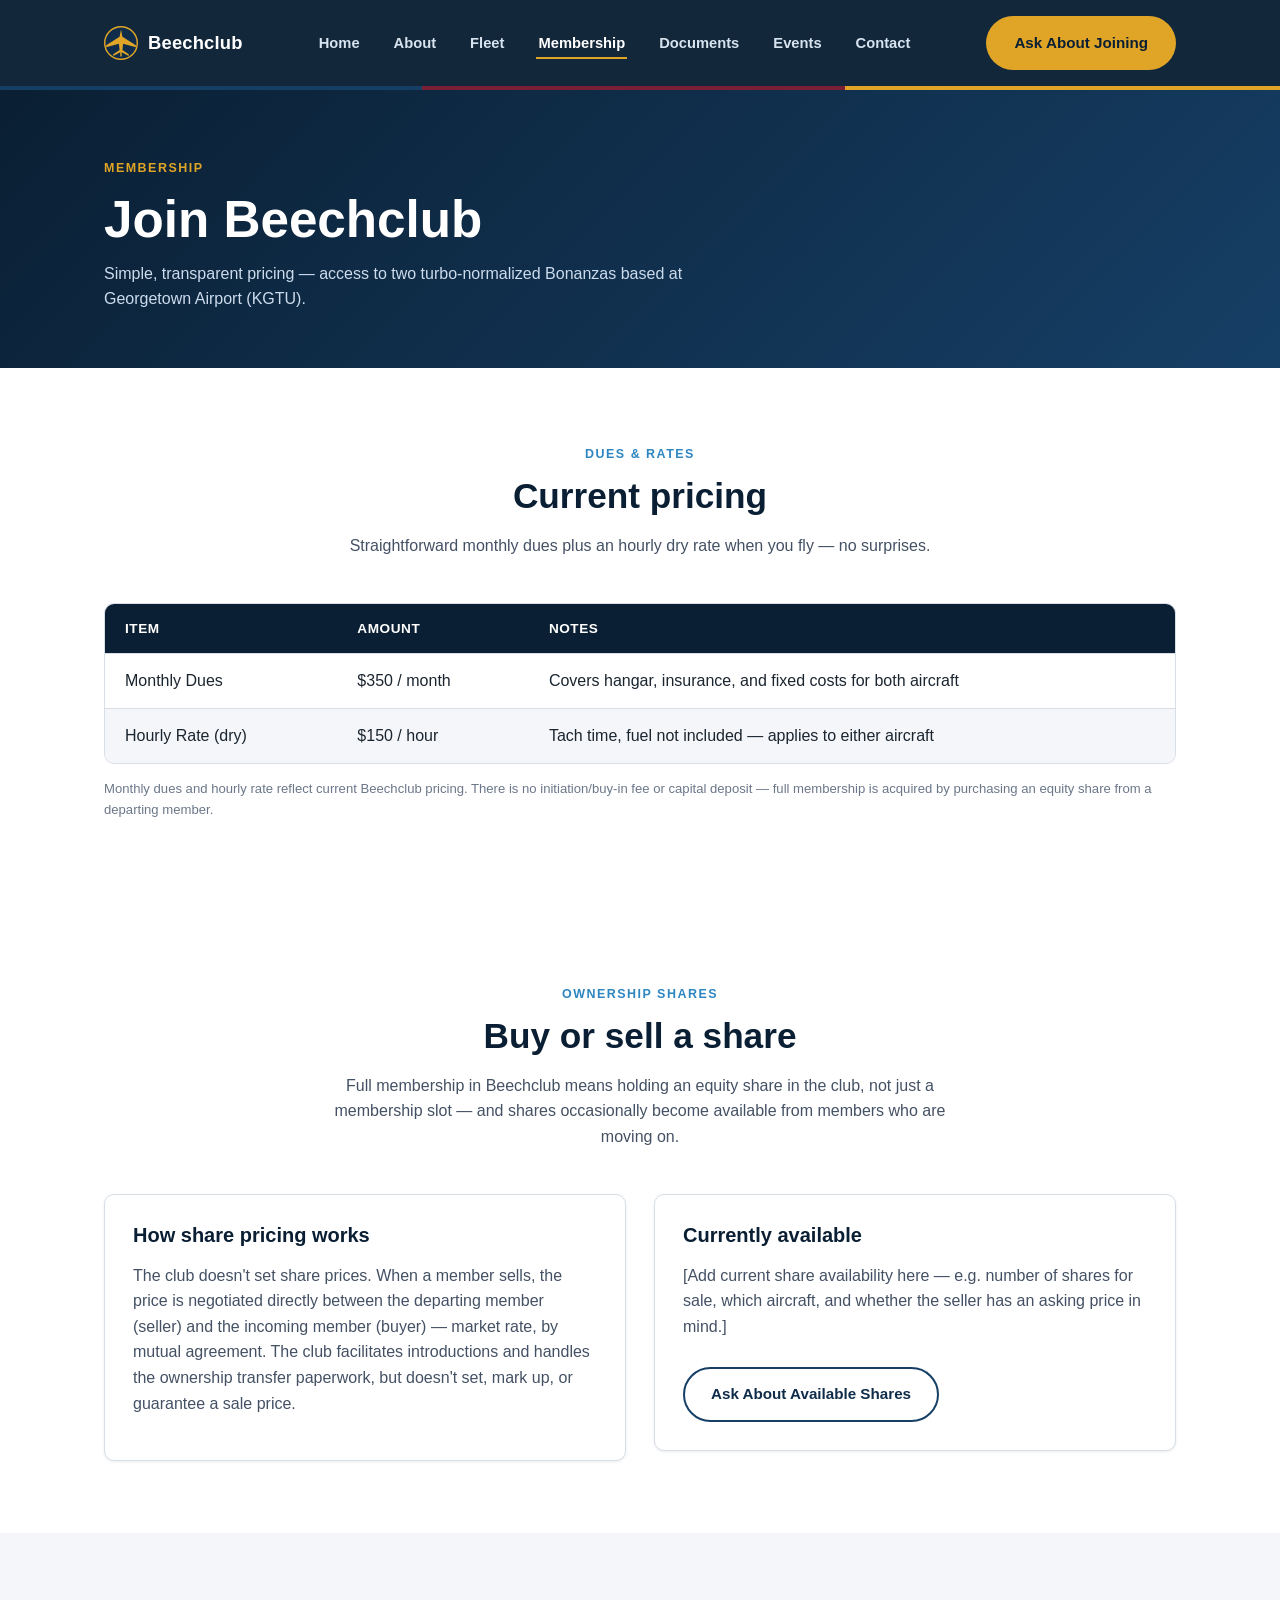
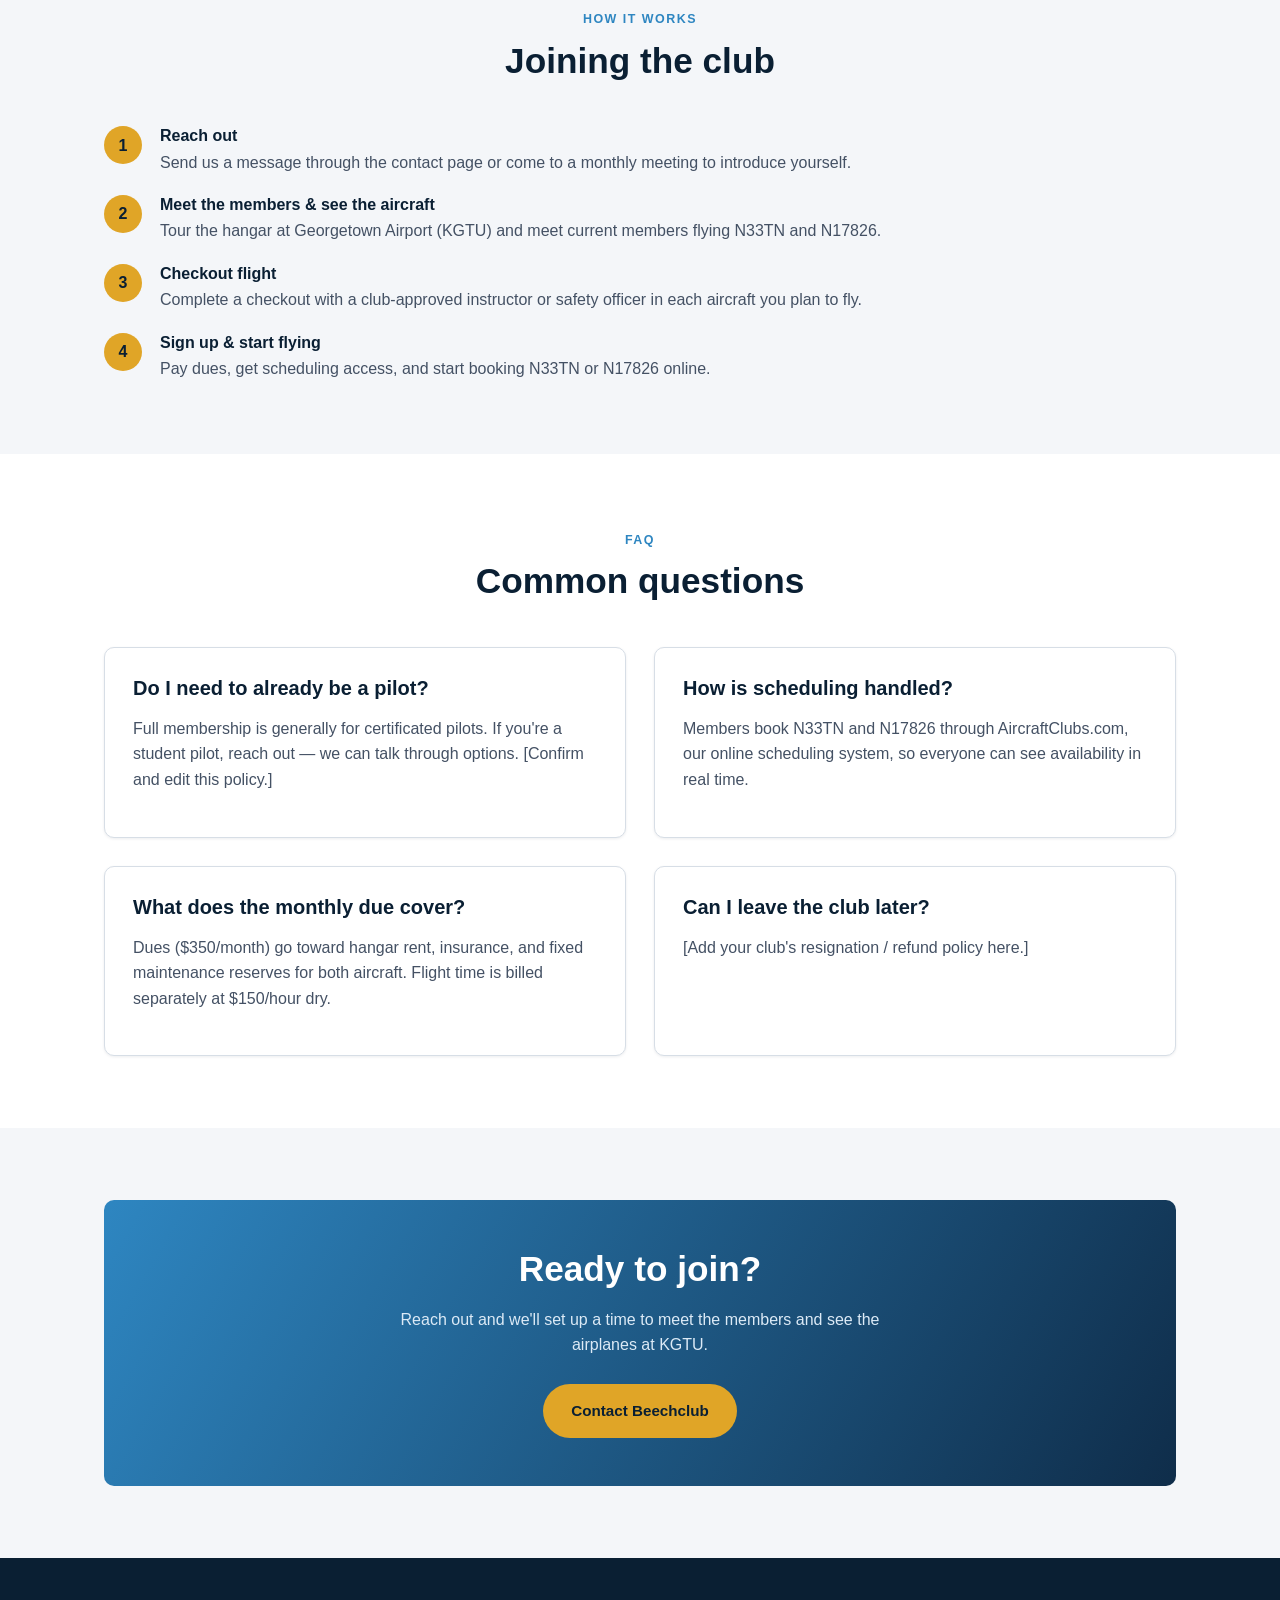
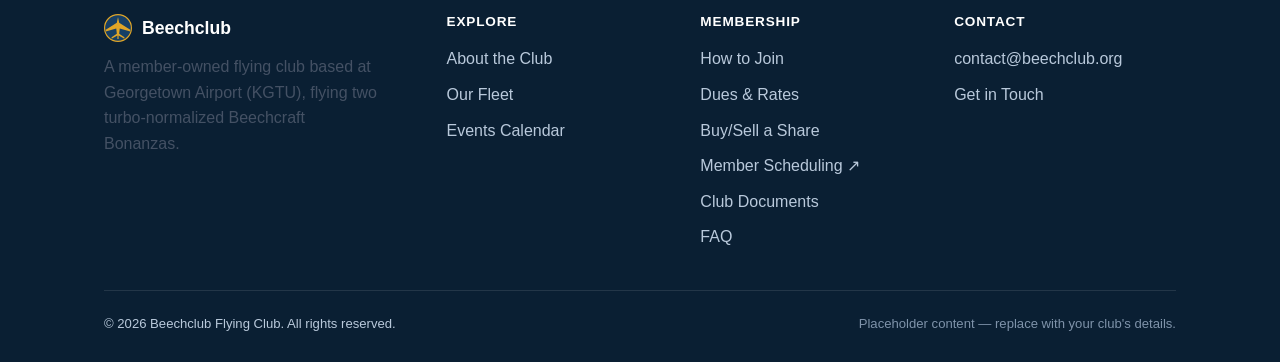
<file: membership.html>
<!doctype html>
<html lang="en">
<head>
<meta charset="UTF-8">
<meta name="viewport" content="width=device-width, initial-scale=1.0">
<title>Membership — Beechclub Flying Club</title>
<meta name="description" content="Join Beechclub: monthly dues $350, hourly dry rate $150. Access two turbo-normalized Beechcraft Bonanzas based at Georgetown Airport (KGTU).">
<link rel="icon" href="assets/favicon.svg" type="image/svg+xml">
<link rel="stylesheet" href="styles.css">
</head>
<body>

<header class="site-header">
  <nav class="nav">
    <a href="index.html" class="brand">
      <svg class="brand-mark" viewBox="0 0 48 48" fill="none" xmlns="http://www.w3.org/2000/svg">
        <circle cx="24" cy="24" r="23" fill="#0f2d4a" stroke="#e0a527" stroke-width="2"/>
        <path fill="#e0a527" d="M24,5 L26,15 L45,27 L45,30 L27,25 L26,34 L35,40 L35,42.5 L25,37 L25,43 L23,43 L23,37 L13,42.5 L13,40 L22,34 L21,25 L3,30 L3,27 L22,15 Z"/>
      </svg>
      Beechclub
    </a>
    <button class="nav-toggle" aria-label="Toggle navigation" aria-expanded="false">&#9776;</button>
    <ul class="nav-links">
      <li><a href="index.html">Home</a></li>
      <li><a href="about.html">About</a></li>
      <li><a href="fleet.html">Fleet</a></li>
      <li><a href="membership.html" aria-current="page">Membership</a></li>
      <li><a href="documents.html">Documents</a></li>
      <li><a href="events.html">Events</a></li>
      <li><a href="contact.html">Contact</a></li>
      <li class="nav-cta-mobile"><a href="membership.html" class="btn btn-primary">Join the Club</a></li>
    </ul>
    <div class="nav-cta">
      <a href="contact.html" class="btn btn-primary">Ask About Joining</a>
    </div>
  </nav>
</header>

<header class="page-header">
  <div class="container">
    <span class="eyebrow">Membership</span>
    <h1>Join Beechclub</h1>
    <p>Simple, transparent pricing — access to two turbo-normalized Bonanzas based at Georgetown Airport (KGTU).</p>
  </div>
</header>

<section class="section" id="dues">
  <div class="container">
    <div class="section-head">
      <span class="eyebrow">Dues &amp; Rates</span>
      <h2>Current pricing</h2>
      <p>Straightforward monthly dues plus an hourly dry rate when you fly — no surprises.</p>
    </div>
    <div class="table-wrap">
      <table class="dues">
        <thead>
          <tr>
            <th>Item</th>
            <th>Amount</th>
            <th>Notes</th>
          </tr>
        </thead>
        <tbody>
          <tr>
            <td>Monthly Dues</td>
            <td>$350 / month</td>
            <td>Covers hangar, insurance, and fixed costs for both aircraft</td>
          </tr>
          <tr>
            <td>Hourly Rate (dry)</td>
            <td>$150 / hour</td>
            <td>Tach time, fuel not included — applies to either aircraft</td>
          </tr>
        </tbody>
      </table>
    </div>
    <p class="form-note" style="margin-top: 14px;">Monthly dues and hourly rate reflect current Beechclub pricing. There is no initiation/buy-in fee or capital deposit — full membership is acquired by purchasing an equity share from a departing member.</p>
  </div>
</section>

<section class="section" id="shares">
  <div class="container">
    <div class="section-head">
      <span class="eyebrow">Ownership Shares</span>
      <h2>Buy or sell a share</h2>
      <p>Full membership in Beechclub means holding an equity share in the club, not just a membership slot — and shares occasionally become available from members who are moving on.</p>
    </div>
    <div class="grid grid-2" style="align-items:start;">
      <div class="card">
        <h3>How share pricing works</h3>
        <p>The club doesn't set share prices. When a member sells, the price is negotiated directly between the departing member (seller) and the incoming member (buyer) — market rate, by mutual agreement. The club facilitates introductions and handles the ownership transfer paperwork, but doesn't set, mark up, or guarantee a sale price.</p>
      </div>
      <div class="card">
        <h3>Currently available</h3>
        <p>[Add current share availability here — e.g. number of shares for sale, which aircraft, and whether the seller has an asking price in mind.]</p>
        <a href="contact.html" class="btn btn-outline-navy" style="margin-top:12px;">Ask About Available Shares</a>
      </div>
    </div>
  </div>
</section>

<section class="section section--alt">
  <div class="container">
    <div class="section-head">
      <span class="eyebrow">How It Works</span>
      <h2>Joining the club</h2>
    </div>
    <ol class="steps">
      <li>
        <div>
          <h4>Reach out</h4>
          <p>Send us a message through the <a href="contact.html">contact page</a> or come to a monthly meeting to introduce yourself.</p>
        </div>
      </li>
      <li>
        <div>
          <h4>Meet the members &amp; see the aircraft</h4>
          <p>Tour the hangar at Georgetown Airport (KGTU) and meet current members flying N33TN and N17826.</p>
        </div>
      </li>
      <li>
        <div>
          <h4>Checkout flight</h4>
          <p>Complete a checkout with a club-approved instructor or safety officer in each aircraft you plan to fly.</p>
        </div>
      </li>
      <li>
        <div>
          <h4>Sign up &amp; start flying</h4>
          <p>Pay dues, get scheduling access, and start booking N33TN or N17826 online.</p>
        </div>
      </li>
    </ol>
  </div>
</section>

<section class="section" id="faq">
  <div class="container">
    <div class="section-head">
      <span class="eyebrow">FAQ</span>
      <h2>Common questions</h2>
    </div>
    <div class="grid grid-2">
      <div class="card">
        <h3>Do I need to already be a pilot?</h3>
        <p>Full membership is generally for certificated pilots. If you're a student pilot, reach out — we can talk through options. [Confirm and edit this policy.]</p>
      </div>
      <div class="card">
        <h3>How is scheduling handled?</h3>
        <p>Members book N33TN and N17826 through <a href="https://www.aircraftclubs.com/" target="_blank" rel="noopener">AircraftClubs.com</a>, our online scheduling system, so everyone can see availability in real time.</p>
      </div>
      <div class="card">
        <h3>What does the monthly due cover?</h3>
        <p>Dues ($350/month) go toward hangar rent, insurance, and fixed maintenance reserves for both aircraft. Flight time is billed separately at $150/hour dry.</p>
      </div>
      <div class="card">
        <h3>Can I leave the club later?</h3>
        <p>[Add your club's resignation / refund policy here.]</p>
      </div>
    </div>
  </div>
</section>

<section class="section section--alt">
  <div class="container">
    <div class="cta-band">
      <h2>Ready to join?</h2>
      <p>Reach out and we'll set up a time to meet the members and see the airplanes at KGTU.</p>
      <a href="contact.html" class="btn btn-primary">Contact Beechclub</a>
    </div>
  </div>
</section>

<footer class="site-footer">
  <div class="container">
    <div class="footer-grid">
      <div>
        <div class="footer-brand">
          <svg viewBox="0 0 48 48" fill="none" xmlns="http://www.w3.org/2000/svg">
            <circle cx="24" cy="24" r="23" fill="#163f66" stroke="#e0a527" stroke-width="2"/>
            <path fill="#e0a527" d="M24,5 L26,15 L45,27 L45,30 L27,25 L26,34 L35,40 L35,42.5 L25,37 L25,43 L23,43 L23,37 L13,42.5 L13,40 L22,34 L21,25 L3,30 L3,27 L22,15 Z"/>
          </svg>
          Beechclub
        </div>
        <p style="max-width: 280px;">A member-owned flying club based at Georgetown Airport (KGTU), flying two turbo-normalized Beechcraft Bonanzas.</p>
      </div>
      <div>
        <h4>Explore</h4>
        <ul>
          <li><a href="about.html">About the Club</a></li>
          <li><a href="fleet.html">Our Fleet</a></li>
          <li><a href="events.html">Events Calendar</a></li>
        </ul>
      </div>
      <div>
        <h4>Membership</h4>
        <ul>
          <li><a href="membership.html">How to Join</a></li>
          <li><a href="membership.html#dues">Dues &amp; Rates</a></li>
          <li><a href="membership.html#shares">Buy/Sell a Share</a></li>
          <li><a href="https://www.aircraftclubs.com/" target="_blank" rel="noopener">Member Scheduling ↗</a></li>
          <li><a href="documents.html">Club Documents</a></li>
          <li><a href="membership.html#faq">FAQ</a></li>
        </ul>
      </div>
      <div>
        <h4>Contact</h4>
        <ul>
          <li><a href="mailto:contact@beechclub.org">contact@beechclub.org</a></li>
          <li><a href="contact.html">Get in Touch</a></li>
        </ul>
      </div>
    </div>
    <div class="footer-bottom">
      <span>&copy; 2026 Beechclub Flying Club. All rights reserved.</span>
      <span class="footer-note">Placeholder content — replace with your club's details.</span>
    </div>
  </div>
</footer>

<script src="script.js"></script>
</body>
</html>
</file>
<file: styles.css>
/* ==========================================================================
   Beechclub Flying Club — stylesheet
   ========================================================================== */

:root {
  --navy-900: #0a1f33;
  --navy-800: #0f2d4a;
  --navy-700: #163f66;
  --sky-500: #2e86c1;
  --sky-400: #4fa8dc;
  --sky-100: #eaf4fb;
  --gold-500: #e0a527;
  --gold-600: #c98f18;
  --maroon-600: #7a1f35;
  --gray-900: #1b2530;
  --gray-700: #445164;
  --gray-500: #6b7789;
  --gray-300: #d7dee6;
  --gray-100: #f4f6f9;
  --white: #ffffff;
  --radius: 10px;
  --shadow-sm: 0 1px 3px rgba(10, 31, 51, 0.08);
  --shadow-md: 0 6px 20px rgba(10, 31, 51, 0.12);
  --max-width: 1120px;
  --font: -apple-system, BlinkMacSystemFont, "Segoe UI", Roboto, Helvetica, Arial, sans-serif;
}

* {
  box-sizing: border-box;
}

html {
  scroll-behavior: smooth;
}

body {
  margin: 0;
  font-family: var(--font);
  color: var(--gray-900);
  background: var(--white);
  line-height: 1.6;
  -webkit-font-smoothing: antialiased;
}

img {
  max-width: 100%;
  display: block;
}

a {
  color: inherit;
  text-decoration: none;
}

.container {
  max-width: var(--max-width);
  margin: 0 auto;
  padding: 0 24px;
}

h1, h2, h3, h4 {
  font-weight: 700;
  line-height: 1.2;
  color: var(--navy-900);
  margin: 0 0 16px;
}

h1 { font-size: clamp(2rem, 4.5vw, 3.2rem); }
h2 { font-size: clamp(1.6rem, 3vw, 2.2rem); }
h3 { font-size: 1.25rem; }

p { margin: 0 0 16px; color: var(--gray-700); }

.eyebrow {
  display: inline-block;
  font-size: 0.78rem;
  font-weight: 700;
  letter-spacing: 0.12em;
  text-transform: uppercase;
  color: var(--sky-500);
  margin-bottom: 10px;
}

.section {
  padding: 72px 0;
}

.section--alt {
  background: var(--gray-100);
}

.section--navy {
  background: var(--navy-900);
  color: var(--white);
}

.section--navy h2, .section--navy .eyebrow {
  color: var(--white);
}

.section--navy p {
  color: #c3d3e3;
}

.section-head {
  max-width: 640px;
  margin: 0 auto 44px;
  text-align: center;
}

.section-head p {
  margin: 0;
}

/* ---------- Buttons ---------- */

.btn {
  display: inline-flex;
  align-items: center;
  justify-content: center;
  gap: 8px;
  padding: 13px 26px;
  border-radius: 999px;
  font-weight: 600;
  font-size: 0.95rem;
  border: 2px solid transparent;
  cursor: pointer;
  transition: transform 0.15s ease, box-shadow 0.15s ease, background 0.15s ease, color 0.15s ease;
}

.btn-primary {
  background: var(--gold-500);
  color: var(--navy-900);
}

.btn-primary:hover {
  background: var(--gold-600);
  transform: translateY(-1px);
}

.btn-outline {
  background: transparent;
  border-color: rgba(255, 255, 255, 0.5);
  color: var(--white);
}

.btn-outline:hover {
  background: rgba(255, 255, 255, 0.12);
}

.btn-outline-navy {
  background: transparent;
  border-color: var(--navy-700);
  color: var(--navy-800);
}

.btn-outline-navy:hover {
  background: var(--navy-800);
  color: var(--white);
}

/* ---------- Header / Nav ---------- */

.site-header {
  position: sticky;
  top: 0;
  z-index: 100;
  background: rgba(10, 31, 51, 0.96);
  backdrop-filter: blur(6px);
}

.site-header::after {
  content: "";
  display: block;
  height: 4px;
  background: linear-gradient(to right,
    var(--navy-700) 0%, var(--navy-700) 33%,
    var(--maroon-600) 33%, var(--maroon-600) 66%,
    var(--gold-500) 66%, var(--gold-500) 100%);
}

.nav {
  display: flex;
  align-items: center;
  justify-content: space-between;
  padding: 16px 24px;
  max-width: var(--max-width);
  margin: 0 auto;
}

.brand {
  display: flex;
  align-items: center;
  gap: 10px;
  color: var(--white);
  font-weight: 800;
  font-size: 1.15rem;
  letter-spacing: 0.01em;
}

.brand-mark {
  width: 34px;
  height: 34px;
  flex-shrink: 0;
}

.nav-links {
  display: flex;
  align-items: center;
  gap: 30px;
  list-style: none;
  margin: 0;
  padding: 0;
}

.nav-links a {
  color: #d7e4f0;
  font-weight: 600;
  font-size: 0.92rem;
  padding: 6px 2px;
  border-bottom: 2px solid transparent;
  transition: color 0.15s ease, border-color 0.15s ease;
}

.nav-links a:hover,
.nav-links a[aria-current="page"] {
  color: var(--white);
  border-color: var(--gold-500);
}

.nav-cta {
  display: flex;
  align-items: center;
  gap: 16px;
}

.nav-toggle {
  display: none;
  background: none;
  border: none;
  color: var(--white);
  font-size: 1.6rem;
  cursor: pointer;
  padding: 4px;
}

.nav-cta-mobile {
  display: none;
}

@media (max-width: 860px) {
  .nav-toggle {
    display: block;
    order: 2;
    margin-left: auto;
  }

  .nav-cta {
    display: none;
  }

  .nav-links {
    position: absolute;
    top: 100%;
    left: 0;
    right: 0;
    background: var(--navy-800);
    flex-direction: column;
    align-items: flex-start;
    gap: 0;
    max-height: 0;
    overflow: hidden;
    transition: max-height 0.25s ease;
  }

  .nav-links.is-open {
    max-height: 480px;
  }

  .nav-links li {
    width: 100%;
  }

  .nav-links a {
    display: block;
    width: 100%;
    padding: 14px 24px;
    border-bottom: 1px solid rgba(255,255,255,0.08);
  }

  .nav-cta-mobile {
    display: block;
    padding: 14px 24px;
  }

  .nav-cta-mobile a {
    display: block;
    width: 100%;
    text-align: center;
    border-bottom: none;
  }
}

/* ---------- Hero ---------- */

.hero {
  position: relative;
  background: linear-gradient(150deg, var(--navy-900) 0%, var(--navy-700) 60%, var(--sky-500) 130%);
  color: var(--white);
  padding: 96px 0 110px;
  overflow: hidden;
}

.hero::after {
  content: "";
  position: absolute;
  inset: 0;
  background-image: radial-gradient(circle at 82% 20%, rgba(224, 165, 39, 0.18), transparent 45%),
                     radial-gradient(circle at 10% 85%, rgba(79, 168, 220, 0.25), transparent 40%);
  pointer-events: none;
}

.hero-inner {
  position: relative;
  display: grid;
  grid-template-columns: 1.1fr 0.9fr;
  gap: 48px;
  align-items: center;
}

.hero h1 {
  color: var(--white);
  margin-bottom: 18px;
}

.hero p.lead {
  font-size: 1.15rem;
  color: #d7e4f0;
  max-width: 480px;
}

.hero-actions {
  display: flex;
  gap: 14px;
  flex-wrap: wrap;
  margin-top: 30px;
}

.hero-stats {
  display: flex;
  gap: 28px;
  margin-top: 48px;
  flex-wrap: wrap;
}

.hero-stat .num {
  font-size: 1.9rem;
  font-weight: 800;
  color: var(--gold-500);
}

.hero-stat .label {
  font-size: 0.82rem;
  color: #b9c9db;
  text-transform: uppercase;
  letter-spacing: 0.06em;
}

.hero-art {
  position: relative;
  display: flex;
  align-items: center;
  justify-content: center;
}

.hero-art svg {
  width: 100%;
  max-width: 420px;
  filter: drop-shadow(0 20px 30px rgba(0,0,0,0.35));
}

@media (max-width: 860px) {
  .hero-inner { grid-template-columns: 1fr; }
  .hero-art { order: -1; }
  .hero-art svg { max-width: 260px; }
}

/* ---------- Page header (non-home pages) ---------- */

.page-header {
  background: linear-gradient(135deg, var(--navy-900), var(--navy-700));
  color: var(--white);
  padding: 64px 0 56px;
}

.page-header .eyebrow { color: var(--gold-500); }
.page-header h1 { color: var(--white); margin-bottom: 10px; }
.page-header p { color: #cddced; max-width: 620px; margin: 0; }

/* ---------- Cards / grids ---------- */

.grid {
  display: grid;
  gap: 28px;
}

.grid-3 { grid-template-columns: repeat(3, 1fr); }
.grid-2 { grid-template-columns: repeat(2, 1fr); }

@media (max-width: 860px) {
  .grid-3, .grid-2 { grid-template-columns: 1fr; }
}

.card {
  background: var(--white);
  border: 1px solid var(--gray-300);
  border-radius: var(--radius);
  padding: 28px;
  box-shadow: var(--shadow-sm);
  transition: transform 0.15s ease, box-shadow 0.15s ease;
}

.card:hover {
  transform: translateY(-3px);
  box-shadow: var(--shadow-md);
}

.card-icon {
  width: 46px;
  height: 46px;
  border-radius: 12px;
  background: var(--sky-100);
  color: var(--sky-500);
  display: flex;
  align-items: center;
  justify-content: center;
  margin-bottom: 16px;
}

.card-icon svg { width: 24px; height: 24px; }

/* ---------- Aircraft cards ---------- */

.plane-card {
  background: var(--white);
  border: 1px solid var(--gray-300);
  border-radius: var(--radius);
  overflow: hidden;
  box-shadow: var(--shadow-sm);
}

.plane-media {
  height: 190px;
  background: linear-gradient(135deg, var(--sky-500), var(--navy-700));
  display: flex;
  align-items: center;
  justify-content: center;
  position: relative;
}

.plane-media svg {
  width: 96px;
  height: 96px;
  color: rgba(255,255,255,0.92);
}

.plane-tag {
  position: absolute;
  top: 14px;
  left: 14px;
  background: var(--gold-500);
  color: var(--navy-900);
  font-size: 0.72rem;
  font-weight: 800;
  letter-spacing: 0.05em;
  text-transform: uppercase;
  padding: 5px 10px;
  border-radius: 999px;
}

.plane-body { padding: 22px 24px 26px; }

.plane-body h3 { margin-bottom: 4px; }

.plane-reg {
  font-size: 0.85rem;
  color: var(--sky-500);
  font-weight: 700;
  margin-bottom: 14px;
}

.spec-table {
  width: 100%;
  border-collapse: collapse;
  margin: 14px 0 6px;
  font-size: 0.9rem;
}

.spec-table td {
  padding: 7px 0;
  border-bottom: 1px solid var(--gray-300);
  color: var(--gray-700);
}

.spec-table td:last-child {
  text-align: right;
  font-weight: 700;
  color: var(--navy-900);
}

.spec-table td a {
  color: var(--sky-500);
  text-decoration: underline;
  text-decoration-color: var(--gold-500);
  text-underline-offset: 2px;
}

.spec-table td a:hover,
.spec-table td a:focus-visible {
  color: var(--gold-600);
}

/* ---------- Tables ---------- */

.table-wrap {
  overflow-x: auto;
  border-radius: var(--radius);
  border: 1px solid var(--gray-300);
}

table.dues {
  width: 100%;
  border-collapse: collapse;
  min-width: 520px;
}

table.dues th, table.dues td {
  padding: 14px 20px;
  text-align: left;
  border-bottom: 1px solid var(--gray-300);
}

table.dues th {
  background: var(--navy-900);
  color: var(--white);
  font-size: 0.85rem;
  text-transform: uppercase;
  letter-spacing: 0.04em;
}

table.dues tbody tr:last-child td { border-bottom: none; }
table.dues tbody tr:nth-child(even) { background: var(--gray-100); }

/* ---------- Steps ---------- */

.steps {
  counter-reset: step;
  list-style: none;
  margin: 0;
  padding: 0;
  display: grid;
  gap: 20px;
}

.steps li {
  display: flex;
  gap: 18px;
  align-items: flex-start;
}

.steps li::before {
  counter-increment: step;
  content: counter(step);
  flex-shrink: 0;
  width: 38px;
  height: 38px;
  border-radius: 50%;
  background: var(--gold-500);
  color: var(--navy-900);
  font-weight: 800;
  display: flex;
  align-items: center;
  justify-content: center;
}

.steps h4 { margin-bottom: 4px; }
.steps p { margin: 0; }

/* ---------- Timeline / events ---------- */

.event-row {
  display: flex;
  gap: 24px;
  padding: 22px 0;
  border-bottom: 1px solid var(--gray-300);
}

.event-row:last-child { border-bottom: none; }

.event-date {
  flex-shrink: 0;
  width: 84px;
  text-align: center;
  background: var(--navy-900);
  color: var(--white);
  border-radius: var(--radius);
  padding: 12px 8px;
}

.event-date .month {
  display: block;
  font-size: 0.72rem;
  text-transform: uppercase;
  letter-spacing: 0.06em;
  color: var(--gold-500);
  font-weight: 700;
}

.event-date .day {
  display: block;
  font-size: 1.5rem;
  font-weight: 800;
}

.event-body h3 { margin-bottom: 4px; }

.event-meta {
  font-size: 0.85rem;
  color: var(--sky-500);
  font-weight: 700;
  margin-bottom: 8px;
}

.badge {
  display: inline-block;
  font-size: 0.72rem;
  font-weight: 700;
  text-transform: uppercase;
  letter-spacing: 0.04em;
  padding: 4px 10px;
  border-radius: 999px;
  background: var(--sky-100);
  color: var(--sky-500);
  margin-left: 10px;
}

/* ---------- Forms ---------- */

.form-grid {
  display: grid;
  grid-template-columns: 1fr 1fr;
  gap: 20px;
}

.form-grid .full { grid-column: 1 / -1; }

@media (max-width: 700px) {
  .form-grid { grid-template-columns: 1fr; }
}

label {
  display: block;
  font-size: 0.85rem;
  font-weight: 700;
  color: var(--navy-900);
  margin-bottom: 6px;
}

input, select, textarea {
  width: 100%;
  padding: 12px 14px;
  border: 1px solid var(--gray-300);
  border-radius: 8px;
  font-family: var(--font);
  font-size: 0.95rem;
  color: var(--gray-900);
  background: var(--white);
}

input:focus, select:focus, textarea:focus {
  outline: none;
  border-color: var(--sky-500);
  box-shadow: 0 0 0 3px rgba(46, 134, 193, 0.15);
}

textarea { resize: vertical; min-height: 120px; }

.form-note {
  font-size: 0.82rem;
  color: var(--gray-500);
  margin-top: 4px;
}

.form-success {
  display: none;
  background: #e6f6ec;
  border: 1px solid #b7e3c6;
  color: #1e6b3a;
  padding: 16px 18px;
  border-radius: var(--radius);
  margin-bottom: 20px;
  font-weight: 600;
}

/* ---------- Contact info list ---------- */

.info-list {
  display: grid;
  gap: 18px;
}

.info-item {
  display: flex;
  gap: 14px;
  align-items: flex-start;
}

.info-item .card-icon { margin-bottom: 0; }

.info-item h4 { margin-bottom: 2px; }
.info-item p { margin: 0; }

.map-placeholder {
  height: 260px;
  border-radius: var(--radius);
  background: repeating-linear-gradient(135deg, var(--sky-100), var(--sky-100) 12px, var(--white) 12px, var(--white) 24px);
  border: 1px dashed var(--gray-300);
  display: flex;
  align-items: center;
  justify-content: center;
  color: var(--gray-500);
  font-weight: 600;
  text-align: center;
  padding: 20px;
}

/* ---------- Weather / METAR ---------- */

.metar-grid {
  display: grid;
  grid-template-columns: repeat(auto-fit, minmax(240px, 1fr));
  gap: 20px;
}

.metar-card {
  background: var(--white);
  border: 1px solid var(--gray-300);
  border-radius: var(--radius);
  padding: 20px 22px;
  box-shadow: var(--shadow-sm);
}

.metar-card-head {
  display: flex;
  align-items: flex-start;
  justify-content: space-between;
  gap: 10px;
  margin-bottom: 14px;
}

.metar-station {
  font-weight: 800;
  font-size: 1.05rem;
  color: var(--navy-900);
  display: flex;
  flex-direction: column;
}

.metar-name {
  font-weight: 500;
  font-size: 0.78rem;
  color: var(--gray-500);
  margin-top: 2px;
}

.metar-badge {
  flex-shrink: 0;
  font-size: 0.72rem;
  font-weight: 800;
  letter-spacing: 0.04em;
  padding: 4px 10px;
  border-radius: 999px;
  color: var(--white);
  background: var(--gray-500);
}

.fc-vfr { background: #1e8f4e; }
.fc-mvfr { background: #2e86c1; }
.fc-ifr { background: #d1453b; }
.fc-lifr { background: #b13be0; }

.metar-stats {
  display: grid;
  grid-template-columns: 1fr 1fr;
  gap: 10px 14px;
  font-size: 0.88rem;
  color: var(--navy-900);
  font-weight: 600;
  margin-bottom: 14px;
}

.metar-stats span {
  display: block;
  font-size: 0.72rem;
  font-weight: 700;
  text-transform: uppercase;
  letter-spacing: 0.04em;
  color: var(--gray-500);
  margin-bottom: 2px;
}

.metar-meta {
  font-size: 0.78rem;
  color: var(--gray-500);
  border-top: 1px solid var(--gray-300);
  padding-top: 10px;
}

.metar-meta a {
  color: var(--sky-500);
  font-weight: 600;
}

/* ---------- CTA band ---------- */

.cta-band {
  background: linear-gradient(120deg, var(--sky-500), var(--navy-800));
  color: var(--white);
  border-radius: var(--radius);
  padding: 48px;
  text-align: center;
}

.cta-band h2 { color: var(--white); }
.cta-band p { color: #dceaf6; max-width: 520px; margin: 0 auto 26px; }

/* ---------- Footer ---------- */

.site-footer {
  background: var(--navy-900);
  color: #b9c9db;
  padding: 56px 0 28px;
}

.footer-grid {
  display: grid;
  grid-template-columns: 1.4fr 1fr 1fr 1fr;
  gap: 32px;
  margin-bottom: 40px;
}

@media (max-width: 860px) {
  .footer-grid { grid-template-columns: 1fr 1fr; }
}
@media (max-width: 520px) {
  .footer-grid { grid-template-columns: 1fr; }
}

.footer-grid h4 {
  color: var(--white);
  font-size: 0.85rem;
  text-transform: uppercase;
  letter-spacing: 0.06em;
  margin-bottom: 16px;
}

.footer-brand {
  display: flex;
  align-items: center;
  gap: 10px;
  color: var(--white);
  font-weight: 800;
  font-size: 1.1rem;
  margin-bottom: 12px;
}

.footer-brand svg { width: 28px; height: 28px; }

.footer-grid ul {
  list-style: none;
  margin: 0;
  padding: 0;
  display: grid;
  gap: 10px;
}

.footer-grid a:hover { color: var(--white); }

.footer-bottom {
  border-top: 1px solid rgba(255,255,255,0.1);
  padding-top: 22px;
  display: flex;
  justify-content: space-between;
  flex-wrap: wrap;
  gap: 10px;
  font-size: 0.82rem;
}

.footer-note {
  color: #7f93aa;
}

/* ---------- Utility ---------- */

.text-center { text-align: center; }
.mt-0 { margin-top: 0; }
.mb-0 { margin-bottom: 0; }
</file>
